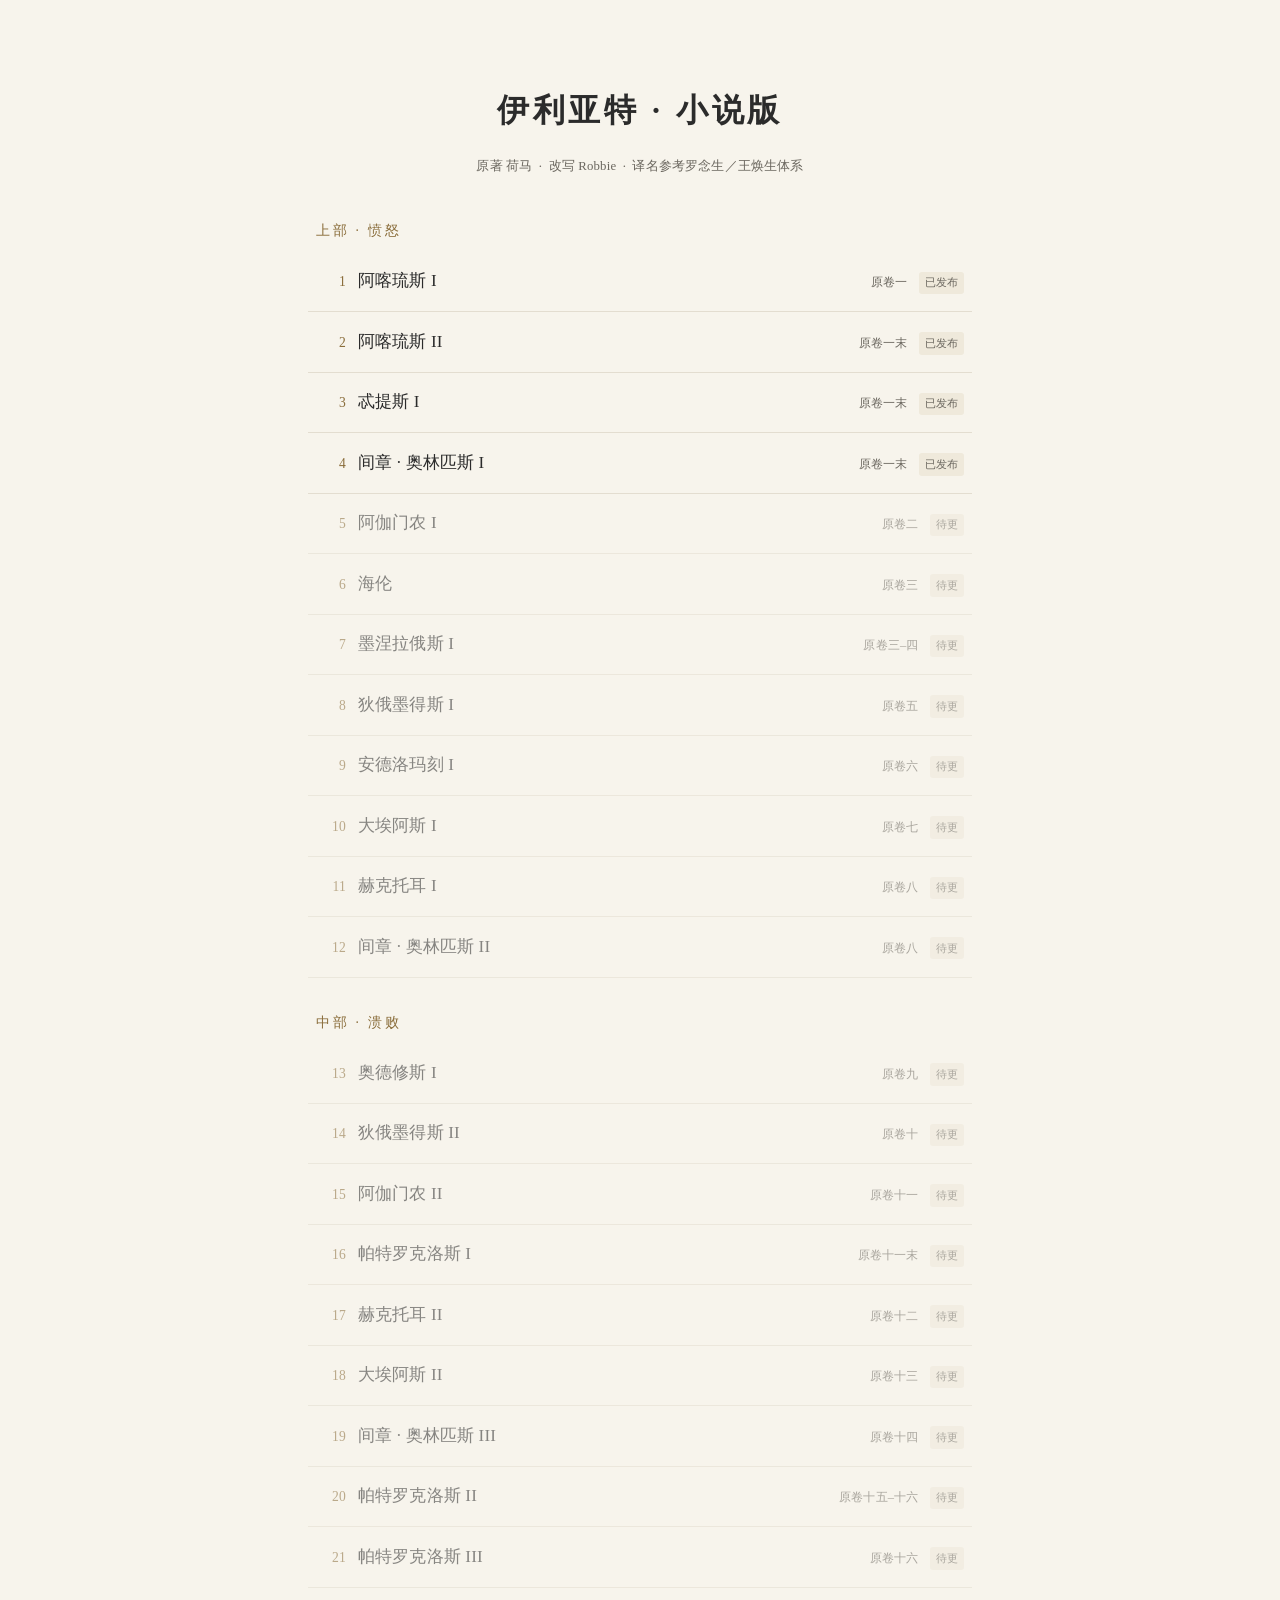
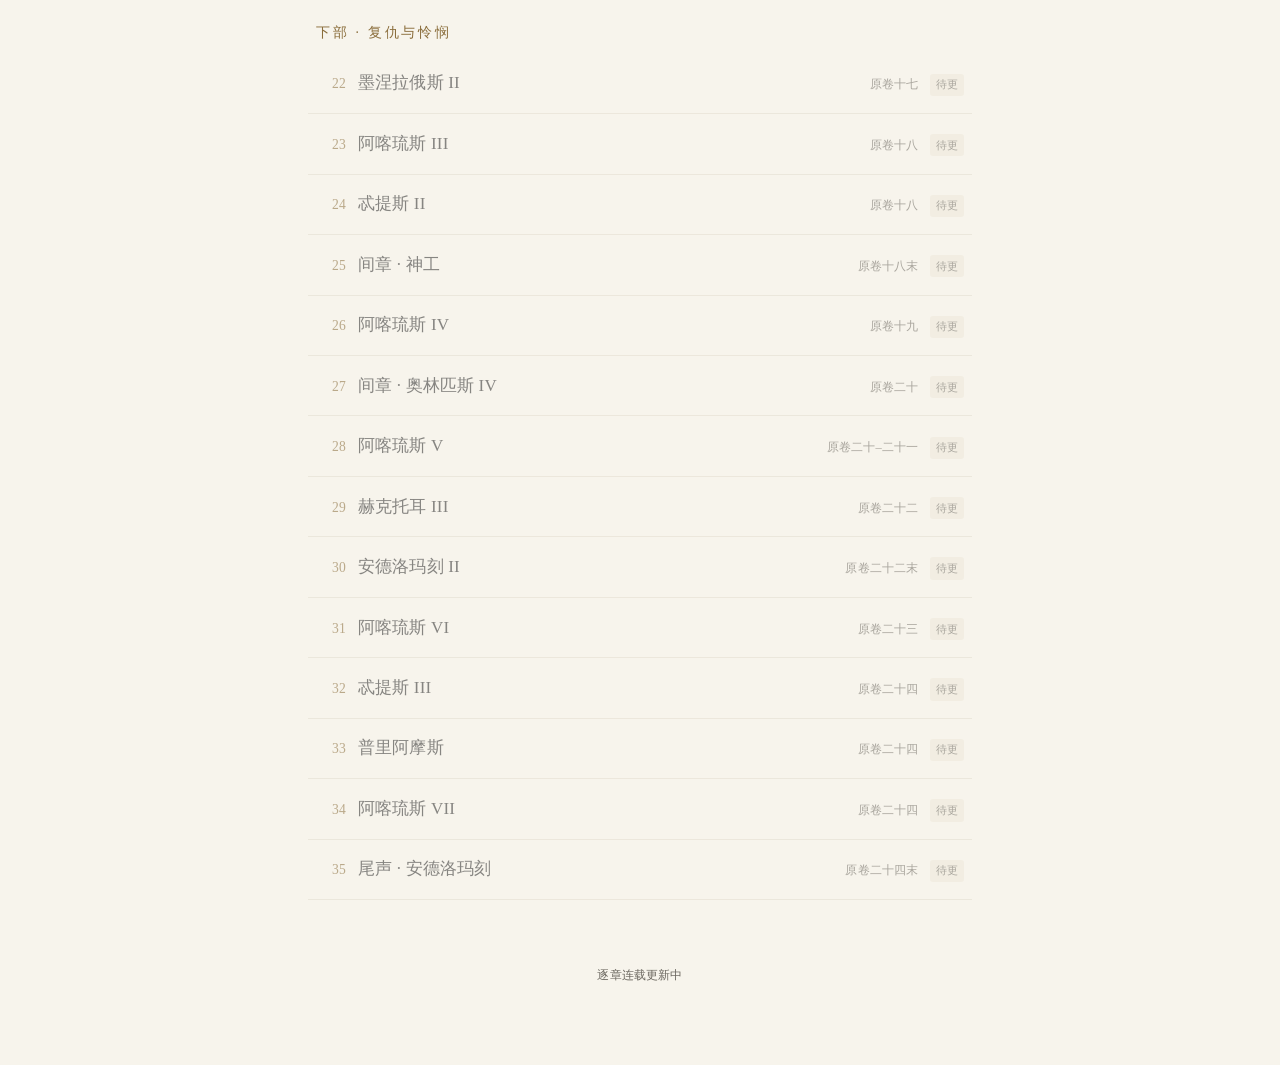
<file: index.html>
<!DOCTYPE html>
<html lang="zh-CN">
<head>
<meta charset="UTF-8">
<meta name="viewport" content="width=device-width, initial-scale=1.0">
<title>伊利亚特-小说版</title>
<meta name="description" content="荷马史诗《伊利亚特》的 POV 小说改写：忠于原著情节，以限知视角与冷峻叙事重述特洛伊战争第十年的五十一天。">
<link rel="stylesheet" href="assets/style.css">
</head>
<body>
<div class="wrap">

  <h1 class="book-title">伊利亚特 · 小说版</h1>
  <p class="book-meta">原著 荷马<span class="dot">·</span>改写 Robbie<span class="dot">·</span>译名参考罗念生／王焕生体系</p>

  <p class="toc-section">上部 · 愤怒</p>
  <ul class="toc">
    <a class="toc-item" href="chapters/ch01.html"><span class="toc-num">1</span><span class="toc-name">阿喀琉斯 I</span><span class="toc-vol">原卷一</span><span class="toc-badge">已发布</span></a>
    <a class="toc-item" href="chapters/ch02.html"><span class="toc-num">2</span><span class="toc-name">阿喀琉斯 II</span><span class="toc-vol">原卷一末</span><span class="toc-badge">已发布</span></a>
    <a class="toc-item" href="chapters/ch03.html"><span class="toc-num">3</span><span class="toc-name">忒提斯 I</span><span class="toc-vol">原卷一末</span><span class="toc-badge">已发布</span></a>
    <a class="toc-item" href="chapters/ch04.html"><span class="toc-num">4</span><span class="toc-name">间章 · 奥林匹斯 I</span><span class="toc-vol">原卷一末</span><span class="toc-badge">已发布</span></a>
    <li class="toc-item is-pending"><span class="toc-num">5</span><span class="toc-name">阿伽门农 I</span><span class="toc-vol">原卷二</span><span class="toc-badge">待更</span></li>
    <li class="toc-item is-pending"><span class="toc-num">6</span><span class="toc-name">海伦</span><span class="toc-vol">原卷三</span><span class="toc-badge">待更</span></li>
    <li class="toc-item is-pending"><span class="toc-num">7</span><span class="toc-name">墨涅拉俄斯 I</span><span class="toc-vol">原卷三–四</span><span class="toc-badge">待更</span></li>
    <li class="toc-item is-pending"><span class="toc-num">8</span><span class="toc-name">狄俄墨得斯 I</span><span class="toc-vol">原卷五</span><span class="toc-badge">待更</span></li>
    <li class="toc-item is-pending"><span class="toc-num">9</span><span class="toc-name">安德洛玛刻 I</span><span class="toc-vol">原卷六</span><span class="toc-badge">待更</span></li>
    <li class="toc-item is-pending"><span class="toc-num">10</span><span class="toc-name">大埃阿斯 I</span><span class="toc-vol">原卷七</span><span class="toc-badge">待更</span></li>
    <li class="toc-item is-pending"><span class="toc-num">11</span><span class="toc-name">赫克托耳 I</span><span class="toc-vol">原卷八</span><span class="toc-badge">待更</span></li>
    <li class="toc-item is-pending"><span class="toc-num">12</span><span class="toc-name">间章 · 奥林匹斯 II</span><span class="toc-vol">原卷八</span><span class="toc-badge">待更</span></li>
  </ul>

  <p class="toc-section">中部 · 溃败</p>
  <ul class="toc">
    <li class="toc-item is-pending"><span class="toc-num">13</span><span class="toc-name">奥德修斯 I</span><span class="toc-vol">原卷九</span><span class="toc-badge">待更</span></li>
    <li class="toc-item is-pending"><span class="toc-num">14</span><span class="toc-name">狄俄墨得斯 II</span><span class="toc-vol">原卷十</span><span class="toc-badge">待更</span></li>
    <li class="toc-item is-pending"><span class="toc-num">15</span><span class="toc-name">阿伽门农 II</span><span class="toc-vol">原卷十一</span><span class="toc-badge">待更</span></li>
    <li class="toc-item is-pending"><span class="toc-num">16</span><span class="toc-name">帕特罗克洛斯 I</span><span class="toc-vol">原卷十一末</span><span class="toc-badge">待更</span></li>
    <li class="toc-item is-pending"><span class="toc-num">17</span><span class="toc-name">赫克托耳 II</span><span class="toc-vol">原卷十二</span><span class="toc-badge">待更</span></li>
    <li class="toc-item is-pending"><span class="toc-num">18</span><span class="toc-name">大埃阿斯 II</span><span class="toc-vol">原卷十三</span><span class="toc-badge">待更</span></li>
    <li class="toc-item is-pending"><span class="toc-num">19</span><span class="toc-name">间章 · 奥林匹斯 III</span><span class="toc-vol">原卷十四</span><span class="toc-badge">待更</span></li>
    <li class="toc-item is-pending"><span class="toc-num">20</span><span class="toc-name">帕特罗克洛斯 II</span><span class="toc-vol">原卷十五–十六</span><span class="toc-badge">待更</span></li>
    <li class="toc-item is-pending"><span class="toc-num">21</span><span class="toc-name">帕特罗克洛斯 III</span><span class="toc-vol">原卷十六</span><span class="toc-badge">待更</span></li>
  </ul>

  <p class="toc-section">下部 · 复仇与怜悯</p>
  <ul class="toc">
    <li class="toc-item is-pending"><span class="toc-num">22</span><span class="toc-name">墨涅拉俄斯 II</span><span class="toc-vol">原卷十七</span><span class="toc-badge">待更</span></li>
    <li class="toc-item is-pending"><span class="toc-num">23</span><span class="toc-name">阿喀琉斯 III</span><span class="toc-vol">原卷十八</span><span class="toc-badge">待更</span></li>
    <li class="toc-item is-pending"><span class="toc-num">24</span><span class="toc-name">忒提斯 II</span><span class="toc-vol">原卷十八</span><span class="toc-badge">待更</span></li>
    <li class="toc-item is-pending"><span class="toc-num">25</span><span class="toc-name">间章 · 神工</span><span class="toc-vol">原卷十八末</span><span class="toc-badge">待更</span></li>
    <li class="toc-item is-pending"><span class="toc-num">26</span><span class="toc-name">阿喀琉斯 IV</span><span class="toc-vol">原卷十九</span><span class="toc-badge">待更</span></li>
    <li class="toc-item is-pending"><span class="toc-num">27</span><span class="toc-name">间章 · 奥林匹斯 IV</span><span class="toc-vol">原卷二十</span><span class="toc-badge">待更</span></li>
    <li class="toc-item is-pending"><span class="toc-num">28</span><span class="toc-name">阿喀琉斯 V</span><span class="toc-vol">原卷二十–二十一</span><span class="toc-badge">待更</span></li>
    <li class="toc-item is-pending"><span class="toc-num">29</span><span class="toc-name">赫克托耳 III</span><span class="toc-vol">原卷二十二</span><span class="toc-badge">待更</span></li>
    <li class="toc-item is-pending"><span class="toc-num">30</span><span class="toc-name">安德洛玛刻 II</span><span class="toc-vol">原卷二十二末</span><span class="toc-badge">待更</span></li>
    <li class="toc-item is-pending"><span class="toc-num">31</span><span class="toc-name">阿喀琉斯 VI</span><span class="toc-vol">原卷二十三</span><span class="toc-badge">待更</span></li>
    <li class="toc-item is-pending"><span class="toc-num">32</span><span class="toc-name">忒提斯 III</span><span class="toc-vol">原卷二十四</span><span class="toc-badge">待更</span></li>
    <li class="toc-item is-pending"><span class="toc-num">33</span><span class="toc-name">普里阿摩斯</span><span class="toc-vol">原卷二十四</span><span class="toc-badge">待更</span></li>
    <li class="toc-item is-pending"><span class="toc-num">34</span><span class="toc-name">阿喀琉斯 VII</span><span class="toc-vol">原卷二十四</span><span class="toc-badge">待更</span></li>
    <li class="toc-item is-pending"><span class="toc-num">35</span><span class="toc-name">尾声 · 安德洛玛刻</span><span class="toc-vol">原卷二十四末</span><span class="toc-badge">待更</span></li>
  </ul>

  <p class="colophon">逐章连载更新中</p>

</div>
</body>
</html>
</file>
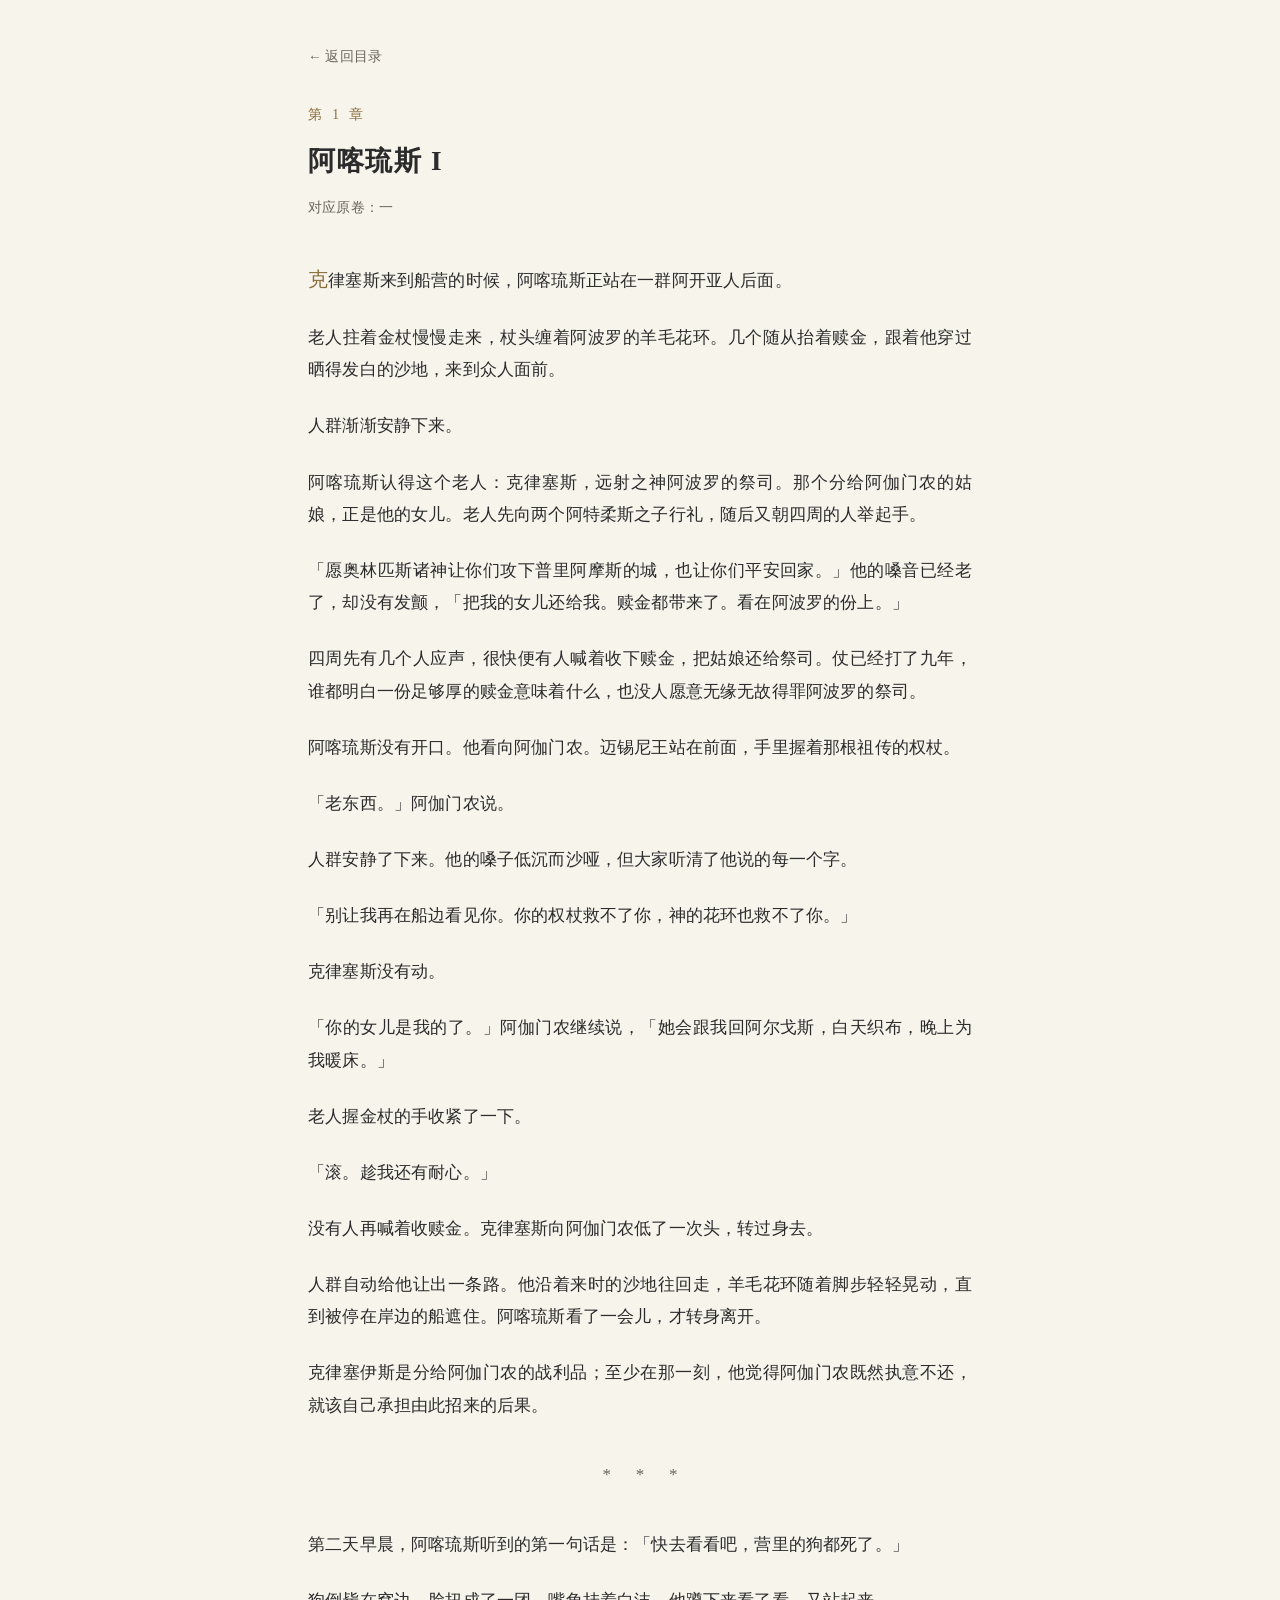
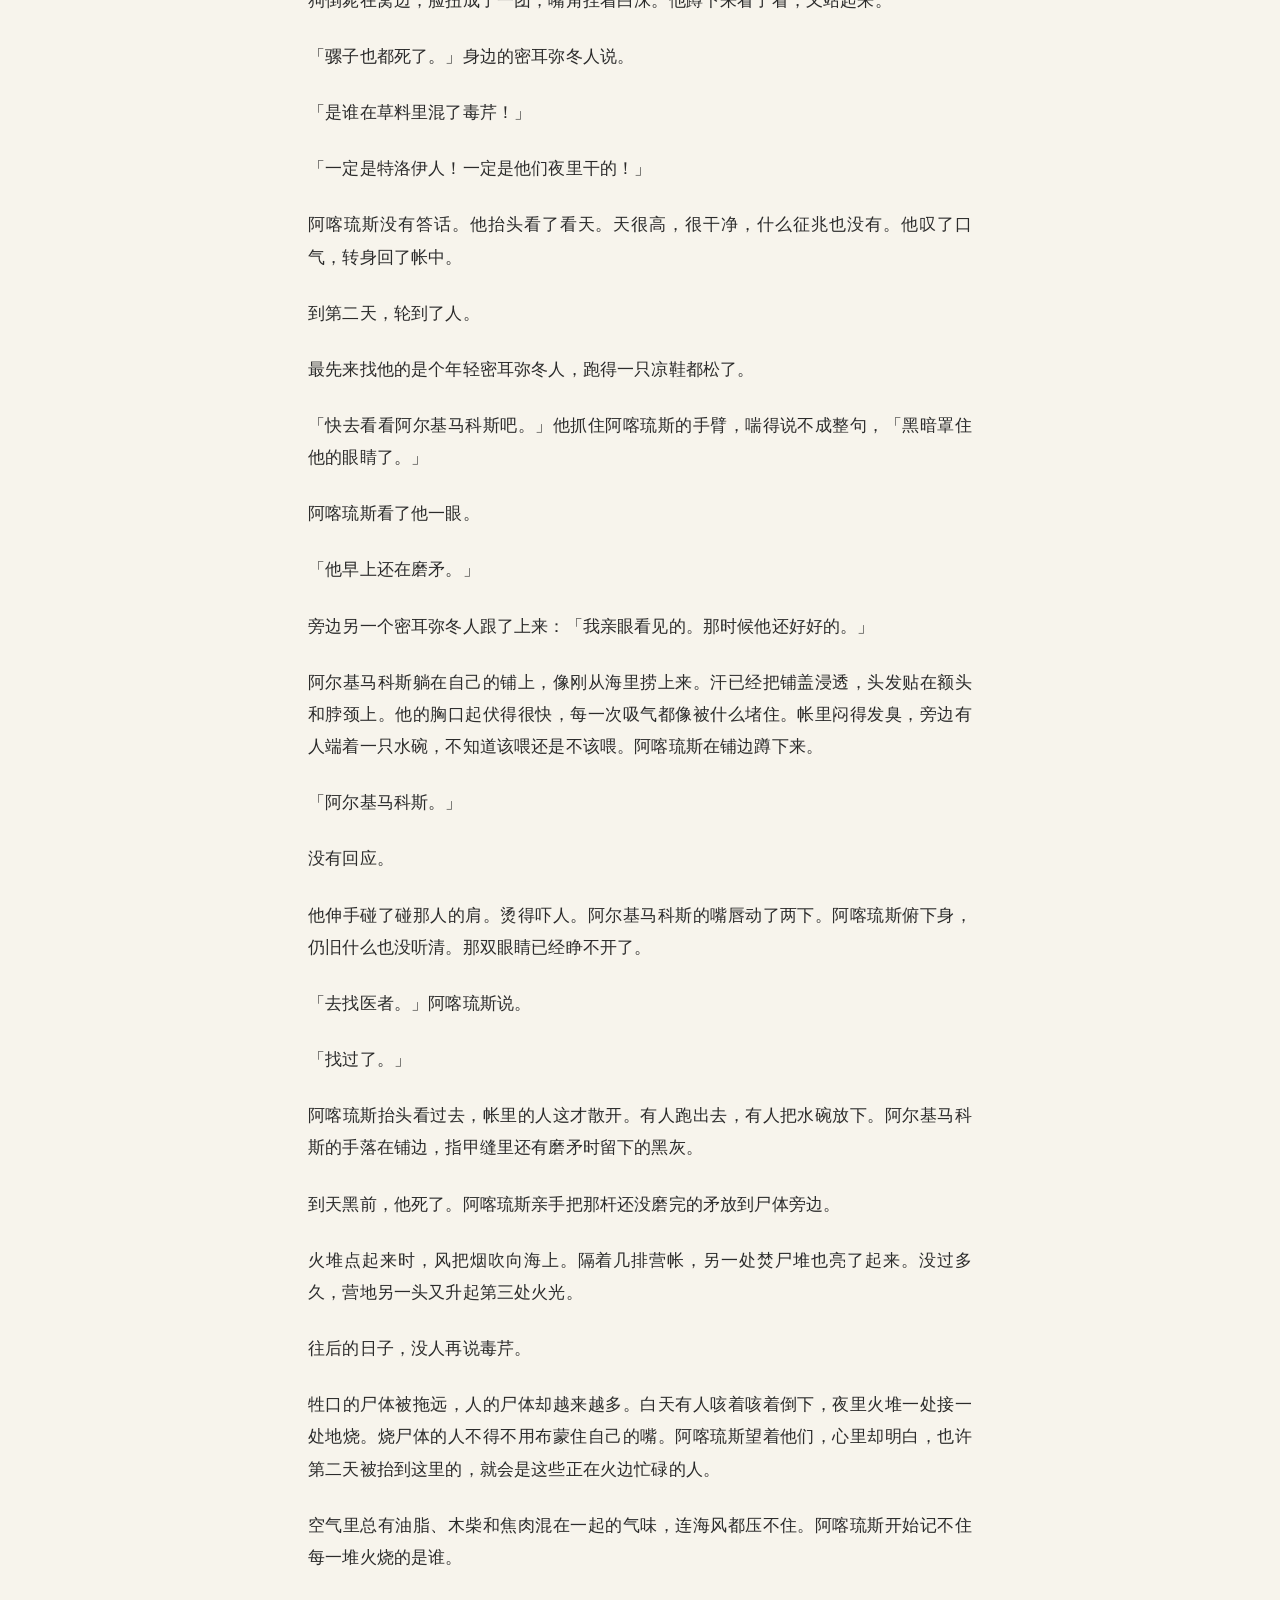
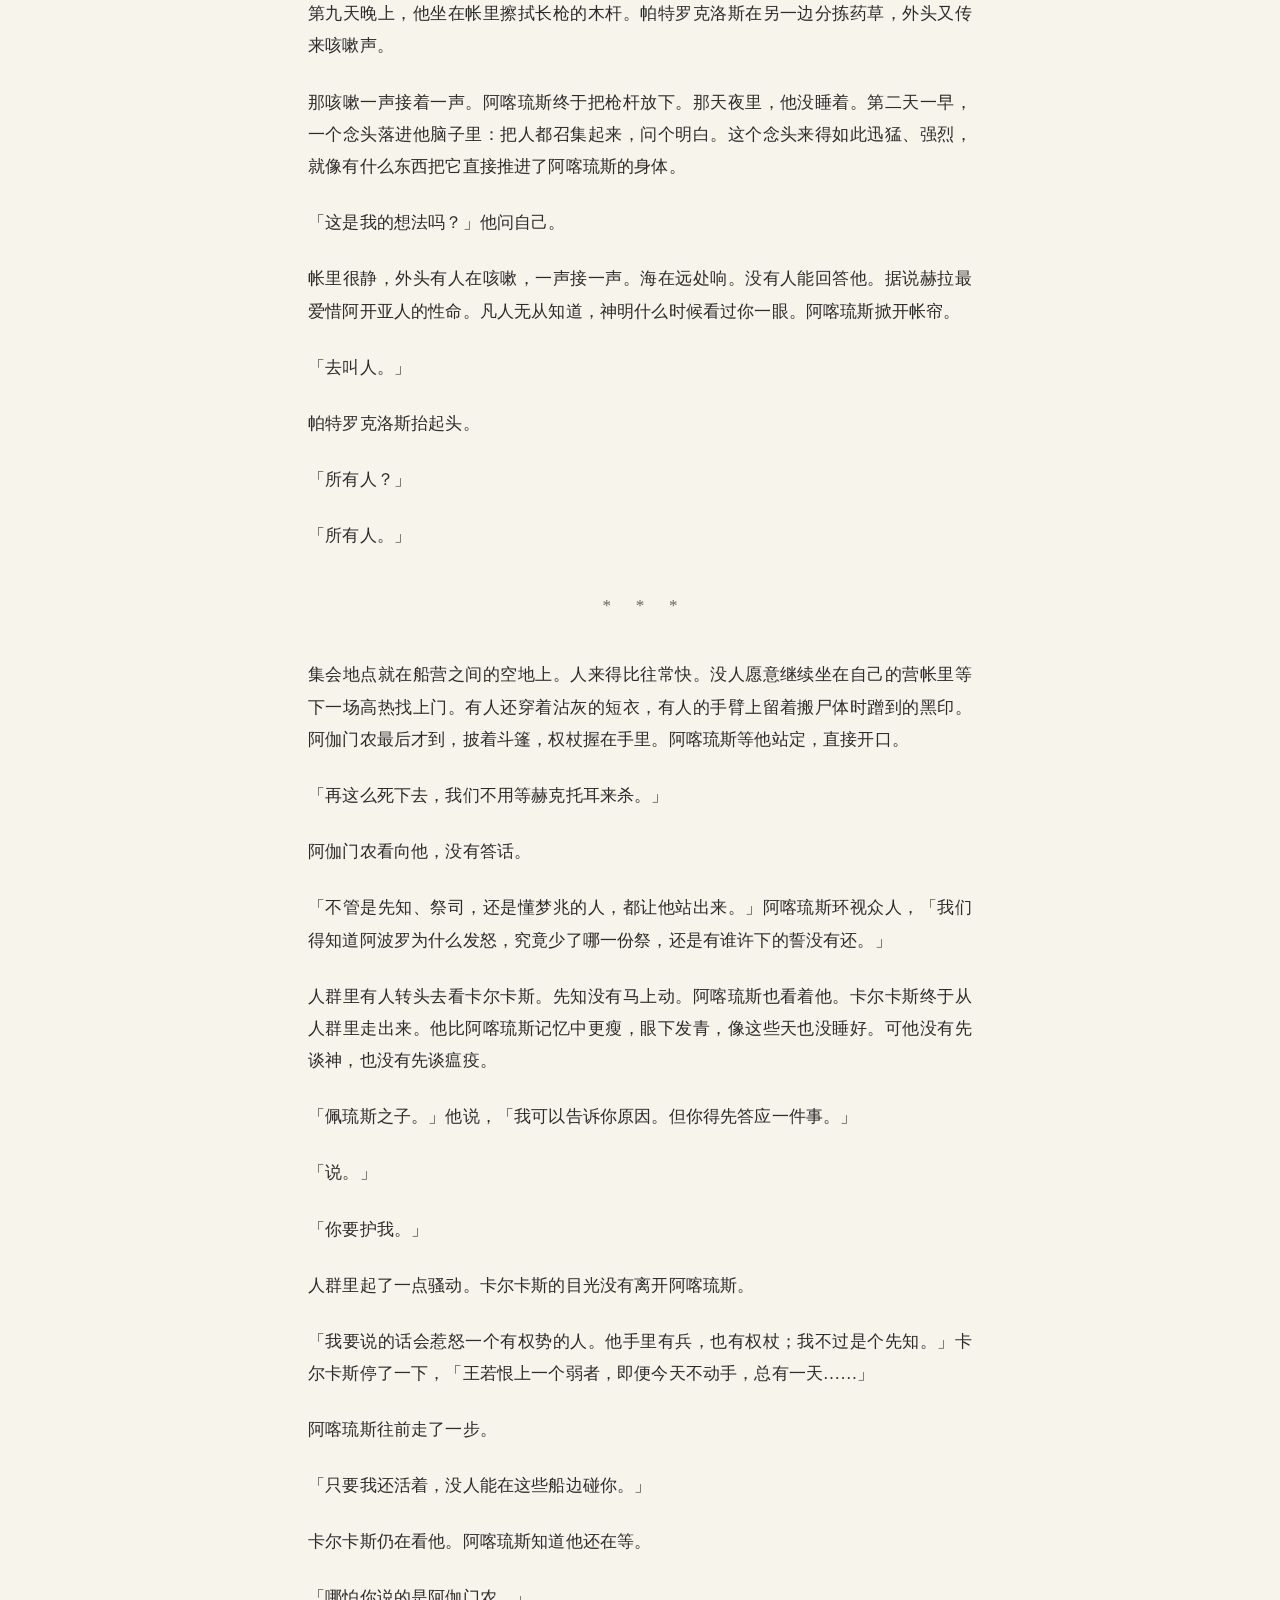
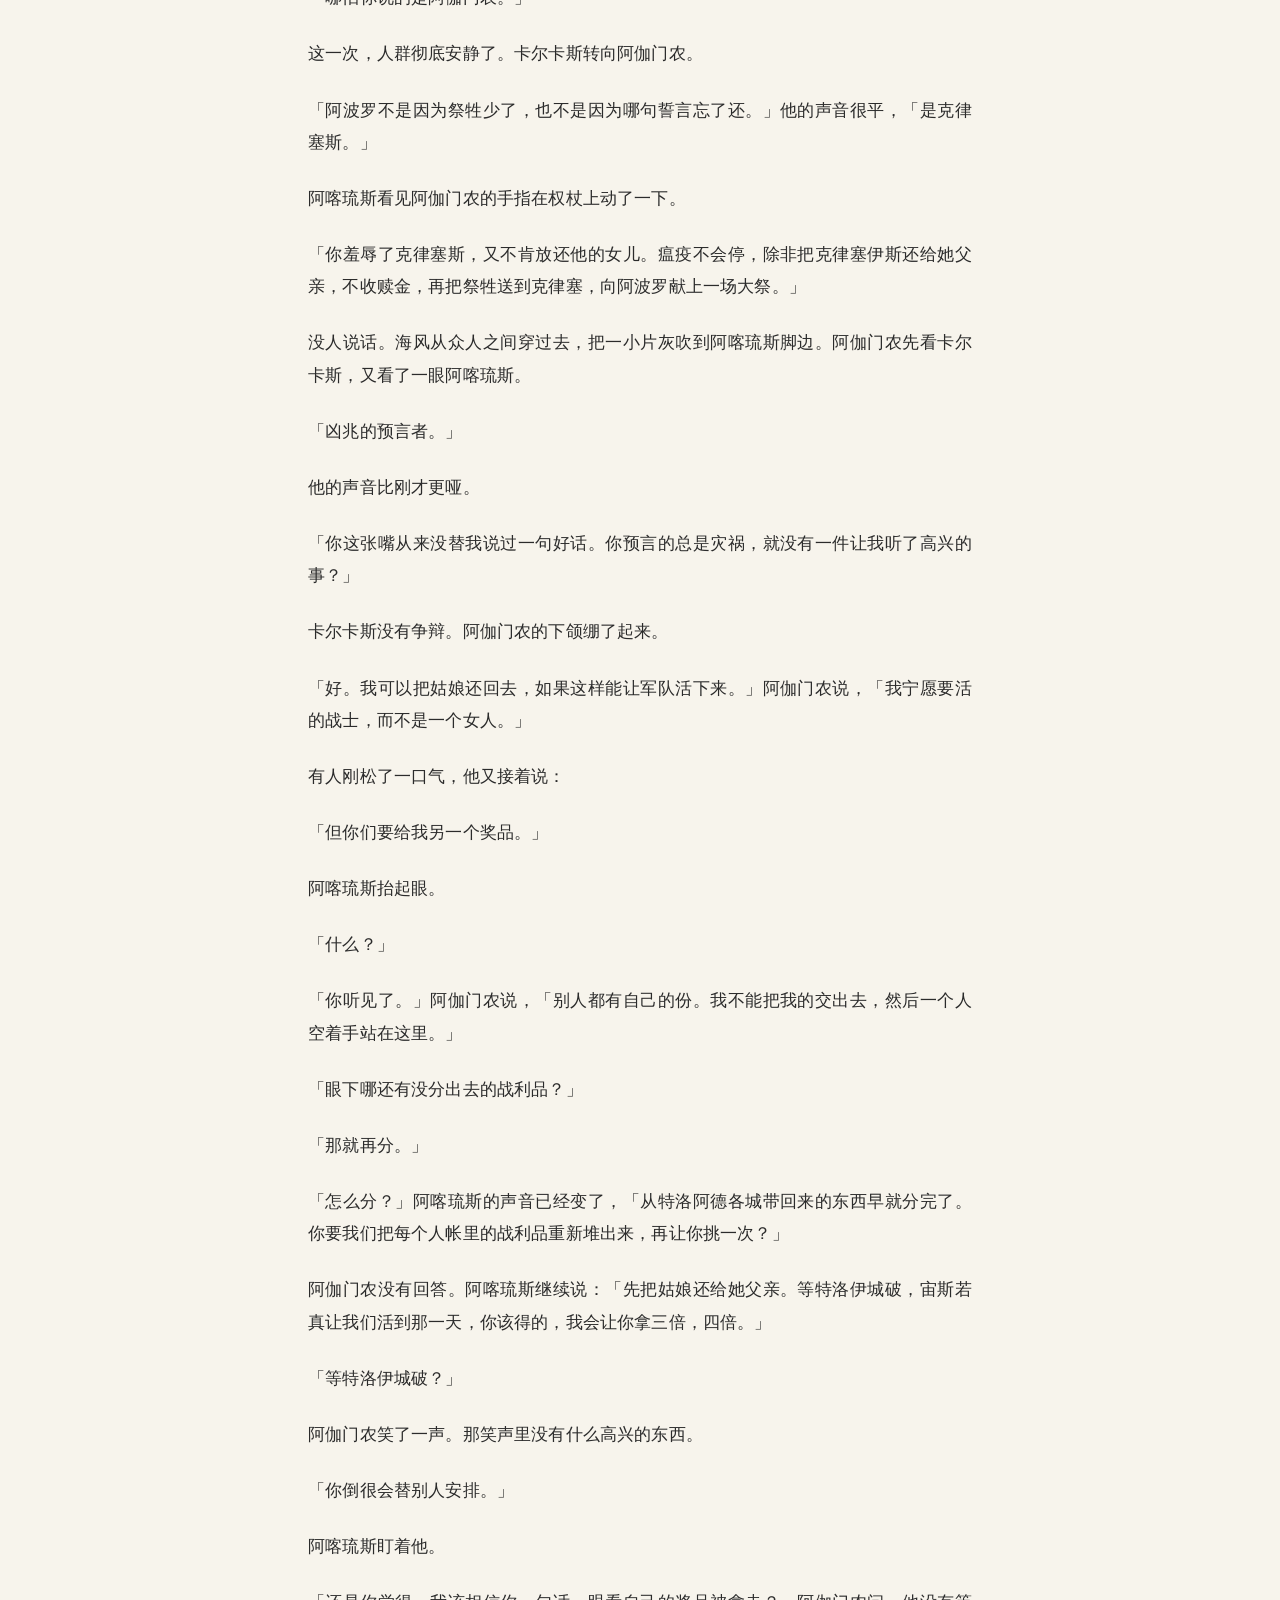
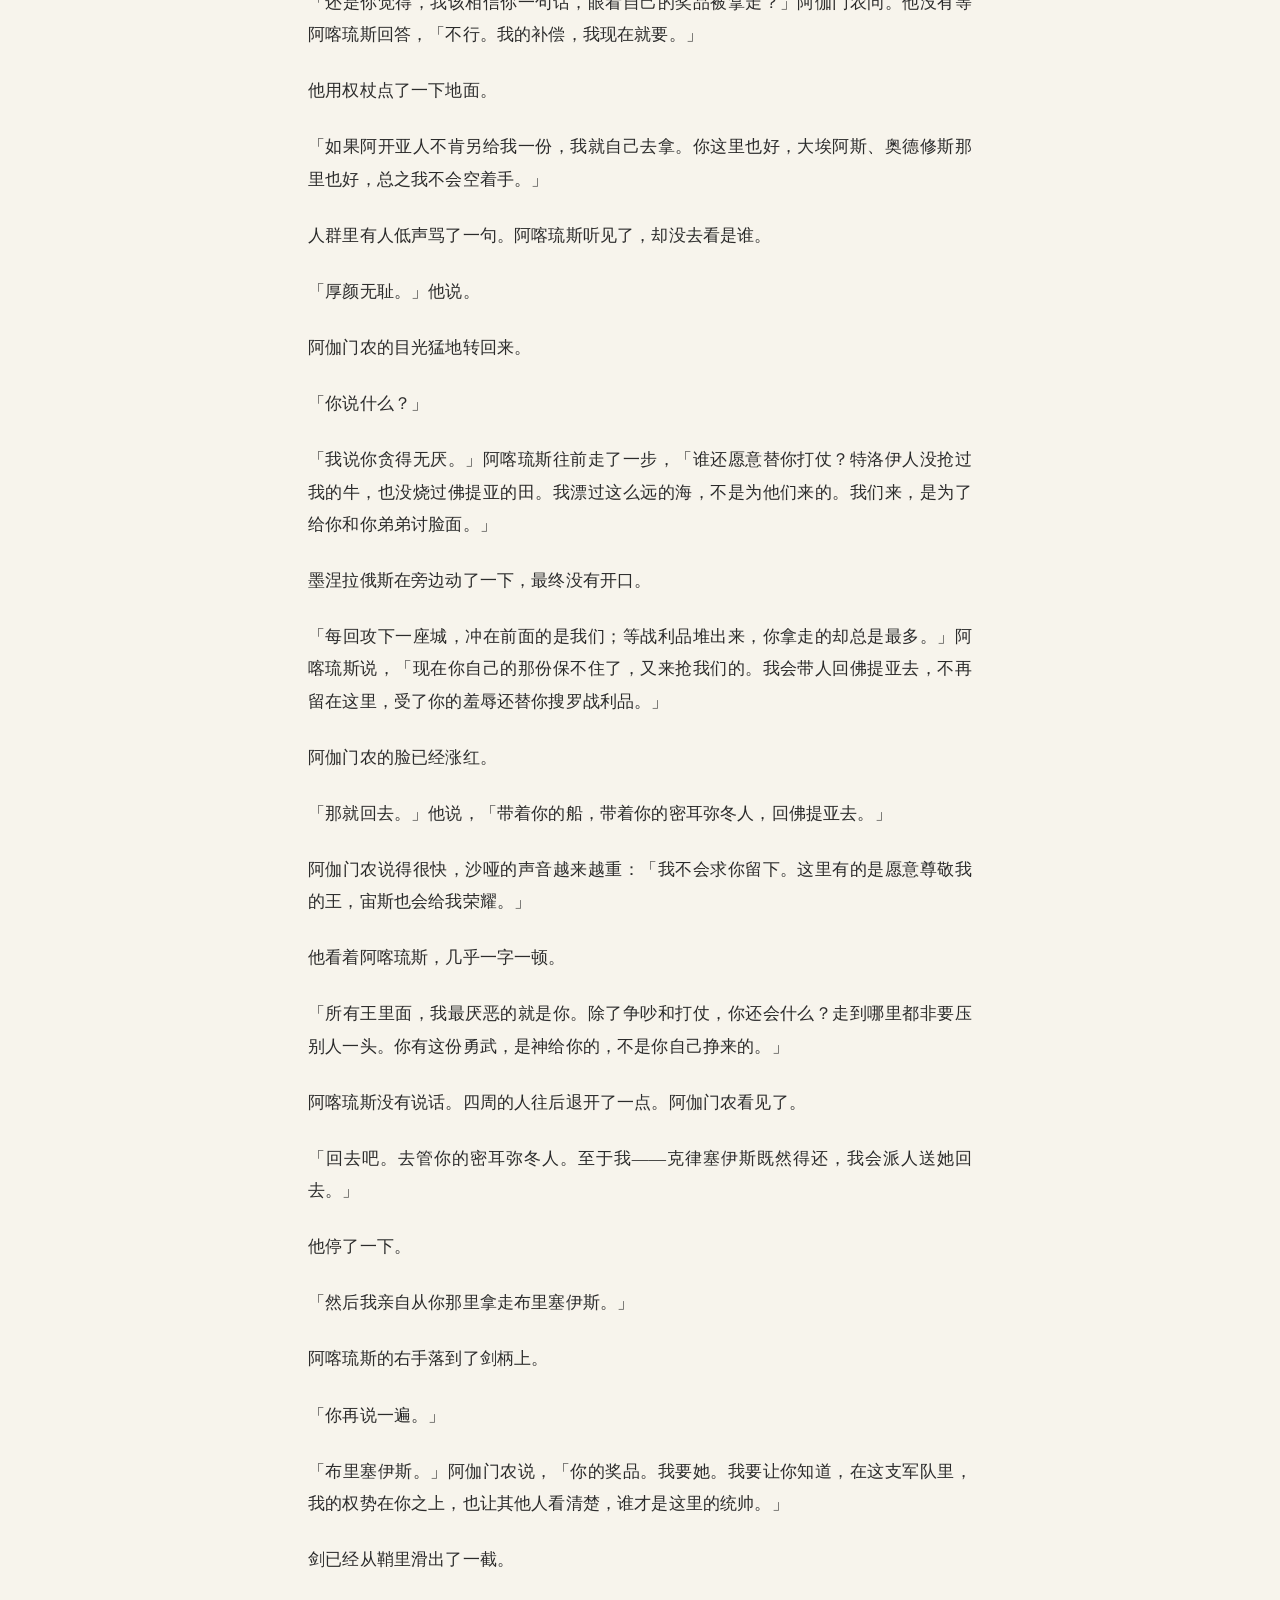
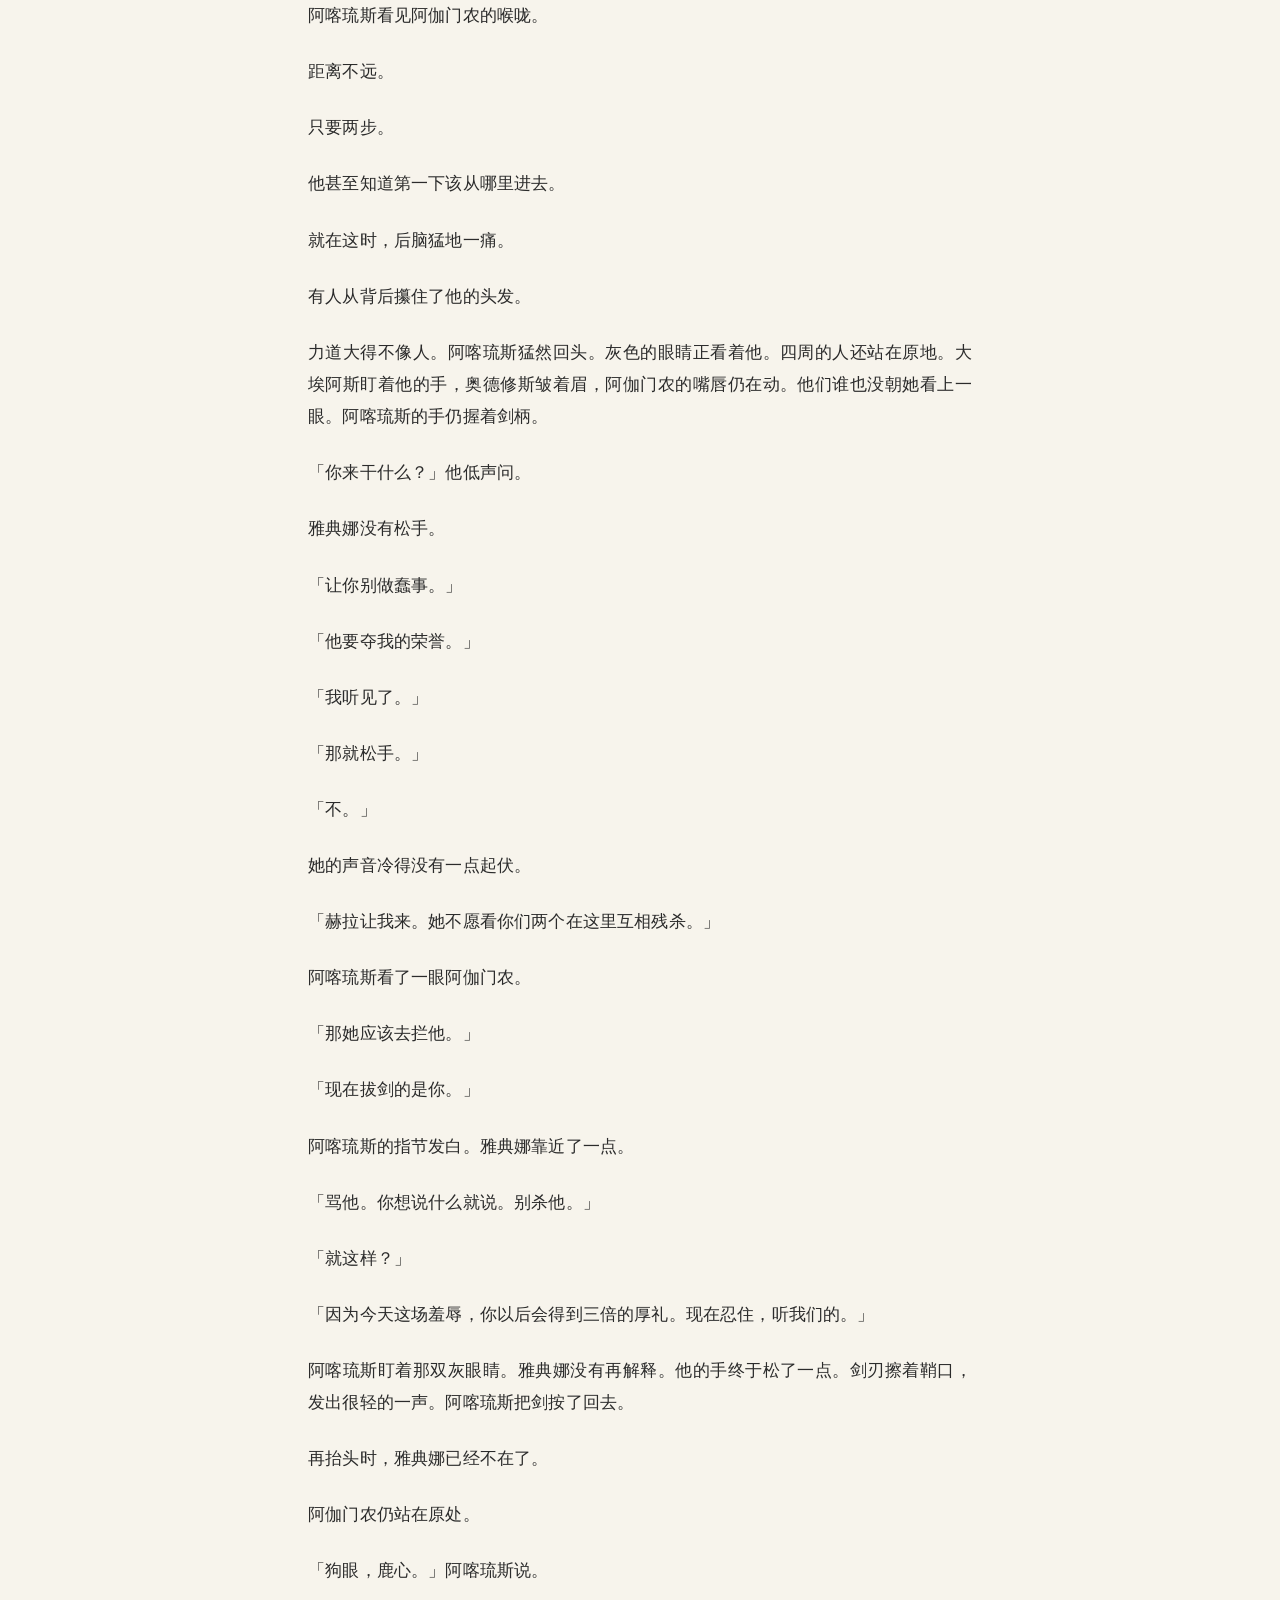
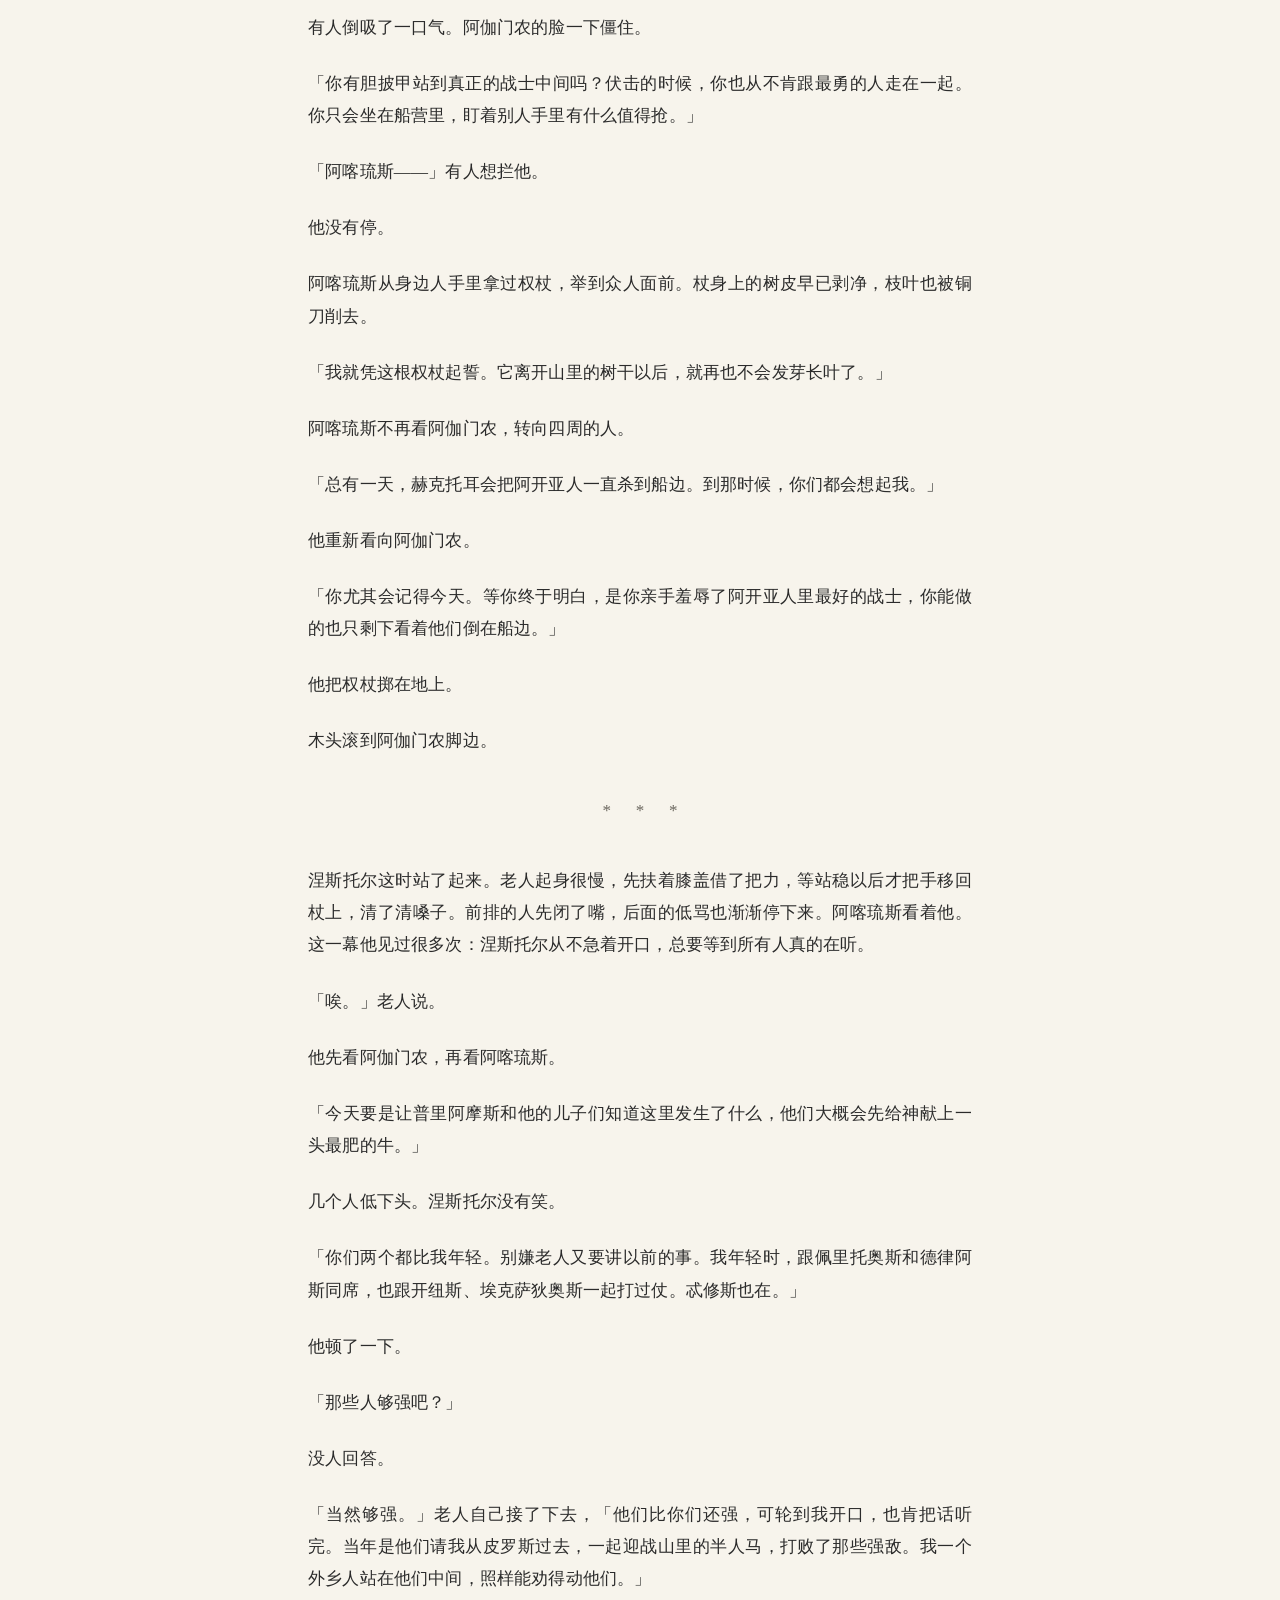
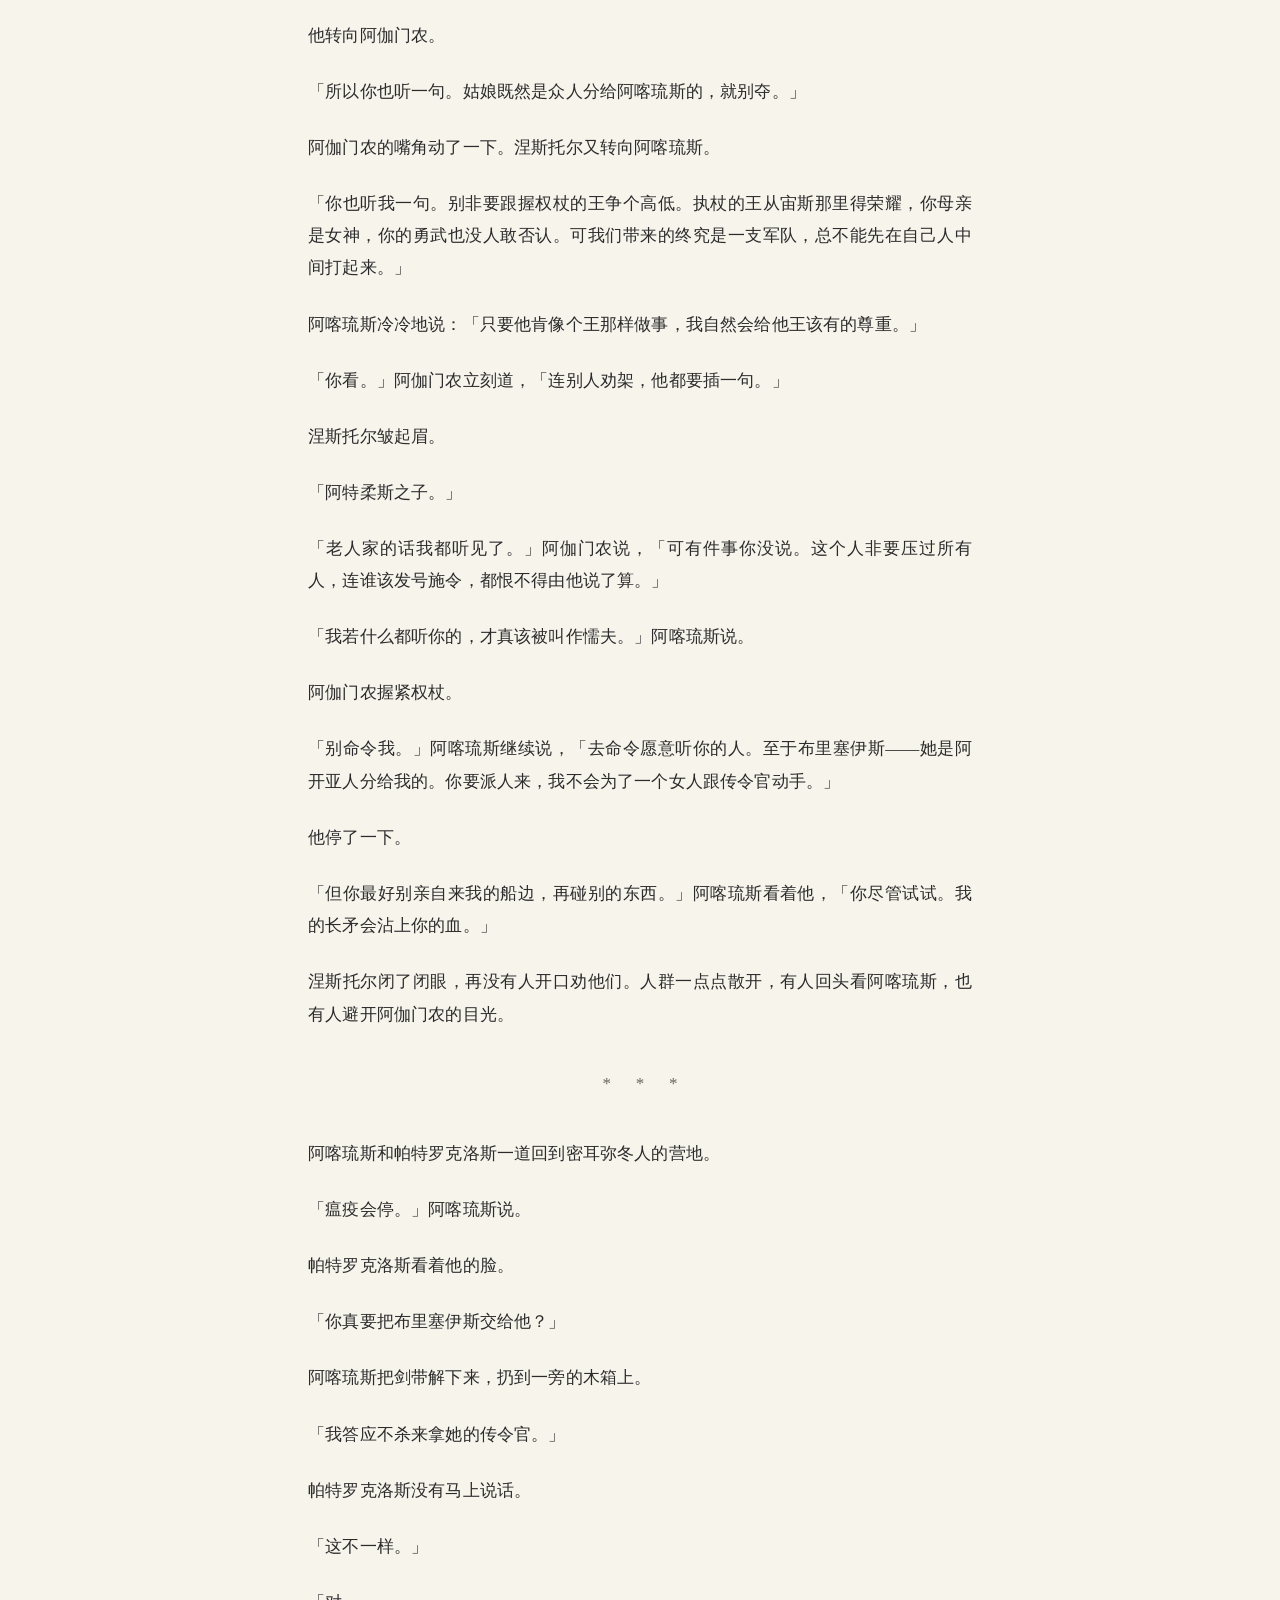
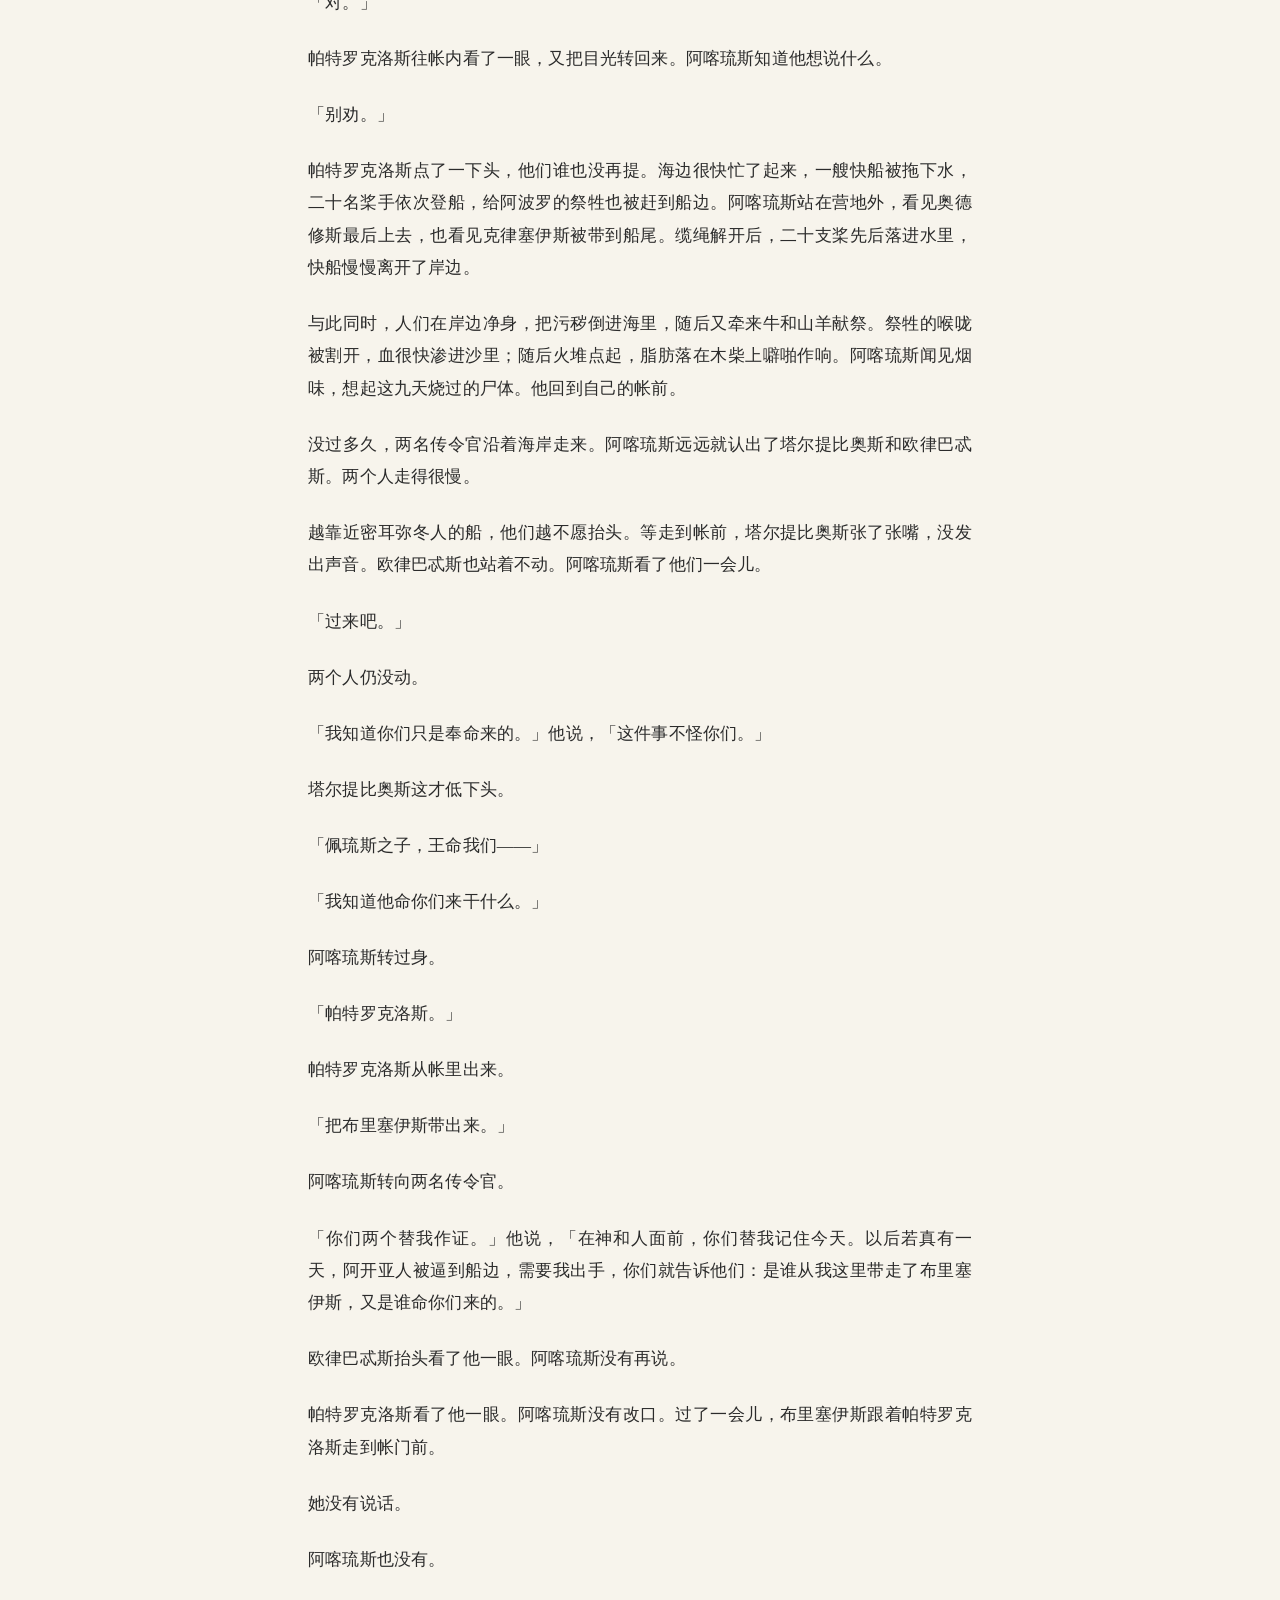
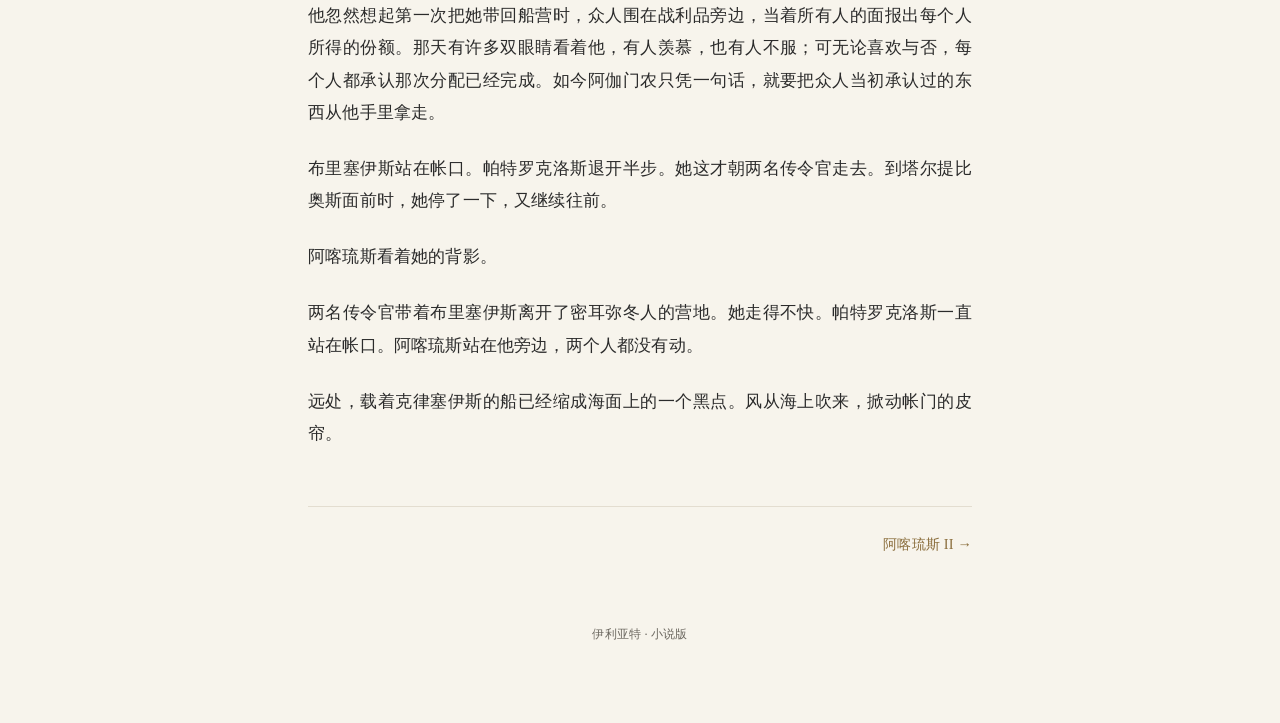
<file: chapters/ch01.html>
<!DOCTYPE html>
<html lang="zh-CN">
<head>
<meta charset="UTF-8">
<meta name="viewport" content="width=device-width, initial-scale=1.0">
<title>第 1 章 · 阿喀琉斯 I | 伊利亚特-小说版</title>
<meta name="description" content="克律塞斯来到船营的时候，阿喀琉斯正站在一群阿开亚人后面。……">
<link rel="stylesheet" href="../assets/style.css">
</head>
<body>
<div class="wrap">

  <header class="chapter-head">
    <a class="back-link" href="../index.html">&larr; 返回目录</a>
    <p class="chapter-kicker">第 1 章</p>
    <h1 class="chapter-title">阿喀琉斯 I</h1>
    <p class="chapter-vol">对应原卷：一</p>
  </header>

  <article class="chapter-body">
    <p>克律塞斯来到船营的时候，阿喀琉斯正站在一群阿开亚人后面。</p>
    <p>老人拄着金杖慢慢走来，杖头缠着阿波罗的羊毛花环。几个随从抬着赎金，跟着他穿过晒得发白的沙地，来到众人面前。</p>
    <p>人群渐渐安静下来。</p>
    <p>阿喀琉斯认得这个老人：克律塞斯，远射之神阿波罗的祭司。那个分给阿伽门农的姑娘，正是他的女儿。老人先向两个阿特柔斯之子行礼，随后又朝四周的人举起手。</p>
    <p>「愿奥林匹斯诸神让你们攻下普里阿摩斯的城，也让你们平安回家。」他的嗓音已经老了，却没有发颤，「把我的女儿还给我。赎金都带来了。看在阿波罗的份上。」</p>
    <p>四周先有几个人应声，很快便有人喊着收下赎金，把姑娘还给祭司。仗已经打了九年，谁都明白一份足够厚的赎金意味着什么，也没人愿意无缘无故得罪阿波罗的祭司。</p>
    <p>阿喀琉斯没有开口。他看向阿伽门农。迈锡尼王站在前面，手里握着那根祖传的权杖。</p>
    <p>「老东西。」阿伽门农说。</p>
    <p>人群安静了下来。他的嗓子低沉而沙哑，但大家听清了他说的每一个字。</p>
    <p>「别让我再在船边看见你。你的权杖救不了你，神的花环也救不了你。」</p>
    <p>克律塞斯没有动。</p>
    <p>「你的女儿是我的了。」阿伽门农继续说，「她会跟我回阿尔戈斯，白天织布，晚上为我暖床。」</p>
    <p>老人握金杖的手收紧了一下。</p>
    <p>「滚。趁我还有耐心。」</p>
    <p>没有人再喊着收赎金。克律塞斯向阿伽门农低了一次头，转过身去。</p>
    <p>人群自动给他让出一条路。他沿着来时的沙地往回走，羊毛花环随着脚步轻轻晃动，直到被停在岸边的船遮住。阿喀琉斯看了一会儿，才转身离开。</p>
    <p>克律塞伊斯是分给阿伽门农的战利品；至少在那一刻，他觉得阿伽门农既然执意不还，就该自己承担由此招来的后果。</p>
    <div class="scene-break">* * *</div>
    <p>第二天早晨，阿喀琉斯听到的第一句话是：「快去看看吧，营里的狗都死了。」</p>
    <p>狗倒毙在窝边，脸扭成了一团，嘴角挂着白沫。他蹲下来看了看，又站起来。</p>
    <p>「骡子也都死了。」身边的密耳弥冬人说。</p>
    <p>「是谁在草料里混了毒芹！」</p>
    <p>「一定是特洛伊人！一定是他们夜里干的！」</p>
    <p>阿喀琉斯没有答话。他抬头看了看天。天很高，很干净，什么征兆也没有。他叹了口气，转身回了帐中。</p>
    <p>到第二天，轮到了人。</p>
    <p>最先来找他的是个年轻密耳弥冬人，跑得一只凉鞋都松了。</p>
    <p>「快去看看阿尔基马科斯吧。」他抓住阿喀琉斯的手臂，喘得说不成整句，「黑暗罩住他的眼睛了。」</p>
    <p>阿喀琉斯看了他一眼。</p>
    <p>「他早上还在磨矛。」</p>
    <p>旁边另一个密耳弥冬人跟了上来：「我亲眼看见的。那时候他还好好的。」</p>
    <p>阿尔基马科斯躺在自己的铺上，像刚从海里捞上来。汗已经把铺盖浸透，头发贴在额头和脖颈上。他的胸口起伏得很快，每一次吸气都像被什么堵住。帐里闷得发臭，旁边有人端着一只水碗，不知道该喂还是不该喂。阿喀琉斯在铺边蹲下来。</p>
    <p>「阿尔基马科斯。」</p>
    <p>没有回应。</p>
    <p>他伸手碰了碰那人的肩。烫得吓人。阿尔基马科斯的嘴唇动了两下。阿喀琉斯俯下身，仍旧什么也没听清。那双眼睛已经睁不开了。</p>
    <p>「去找医者。」阿喀琉斯说。</p>
    <p>「找过了。」</p>
    <p>阿喀琉斯抬头看过去，帐里的人这才散开。有人跑出去，有人把水碗放下。阿尔基马科斯的手落在铺边，指甲缝里还有磨矛时留下的黑灰。</p>
    <p>到天黑前，他死了。阿喀琉斯亲手把那杆还没磨完的矛放到尸体旁边。</p>
    <p>火堆点起来时，风把烟吹向海上。隔着几排营帐，另一处焚尸堆也亮了起来。没过多久，营地另一头又升起第三处火光。</p>
    <p>往后的日子，没人再说毒芹。</p>
    <p>牲口的尸体被拖远，人的尸体却越来越多。白天有人咳着咳着倒下，夜里火堆一处接一处地烧。烧尸体的人不得不用布蒙住自己的嘴。阿喀琉斯望着他们，心里却明白，也许第二天被抬到这里的，就会是这些正在火边忙碌的人。</p>
    <p>空气里总有油脂、木柴和焦肉混在一起的气味，连海风都压不住。阿喀琉斯开始记不住每一堆火烧的是谁。</p>
    <p>第九天晚上，他坐在帐里擦拭长枪的木杆。帕特罗克洛斯在另一边分拣药草，外头又传来咳嗽声。</p>
    <p>那咳嗽一声接着一声。阿喀琉斯终于把枪杆放下。那天夜里，他没睡着。第二天一早，一个念头落进他脑子里：把人都召集起来，问个明白。这个念头来得如此迅猛、强烈，就像有什么东西把它直接推进了阿喀琉斯的身体。</p>
    <p>「这是我的想法吗？」他问自己。</p>
    <p>帐里很静，外头有人在咳嗽，一声接一声。海在远处响。没有人能回答他。据说赫拉最爱惜阿开亚人的性命。凡人无从知道，神明什么时候看过你一眼。阿喀琉斯掀开帐帘。</p>
    <p>「去叫人。」</p>
    <p>帕特罗克洛斯抬起头。</p>
    <p>「所有人？」</p>
    <p>「所有人。」</p>
    <div class="scene-break">* * *</div>
    <p>集会地点就在船营之间的空地上。人来得比往常快。没人愿意继续坐在自己的营帐里等下一场高热找上门。有人还穿着沾灰的短衣，有人的手臂上留着搬尸体时蹭到的黑印。阿伽门农最后才到，披着斗篷，权杖握在手里。阿喀琉斯等他站定，直接开口。</p>
    <p>「再这么死下去，我们不用等赫克托耳来杀。」</p>
    <p>阿伽门农看向他，没有答话。</p>
    <p>「不管是先知、祭司，还是懂梦兆的人，都让他站出来。」阿喀琉斯环视众人，「我们得知道阿波罗为什么发怒，究竟少了哪一份祭，还是有谁许下的誓没有还。」</p>
    <p>人群里有人转头去看卡尔卡斯。先知没有马上动。阿喀琉斯也看着他。卡尔卡斯终于从人群里走出来。他比阿喀琉斯记忆中更瘦，眼下发青，像这些天也没睡好。可他没有先谈神，也没有先谈瘟疫。</p>
    <p>「佩琉斯之子。」他说，「我可以告诉你原因。但你得先答应一件事。」</p>
    <p>「说。」</p>
    <p>「你要护我。」</p>
    <p>人群里起了一点骚动。卡尔卡斯的目光没有离开阿喀琉斯。</p>
    <p>「我要说的话会惹怒一个有权势的人。他手里有兵，也有权杖；我不过是个先知。」卡尔卡斯停了一下，「王若恨上一个弱者，即便今天不动手，总有一天……」</p>
    <p>阿喀琉斯往前走了一步。</p>
    <p>「只要我还活着，没人能在这些船边碰你。」</p>
    <p>卡尔卡斯仍在看他。阿喀琉斯知道他还在等。</p>
    <p>「哪怕你说的是阿伽门农。」</p>
    <p>这一次，人群彻底安静了。卡尔卡斯转向阿伽门农。</p>
    <p>「阿波罗不是因为祭牲少了，也不是因为哪句誓言忘了还。」他的声音很平，「是克律塞斯。」</p>
    <p>阿喀琉斯看见阿伽门农的手指在权杖上动了一下。</p>
    <p>「你羞辱了克律塞斯，又不肯放还他的女儿。瘟疫不会停，除非把克律塞伊斯还给她父亲，不收赎金，再把祭牲送到克律塞，向阿波罗献上一场大祭。」</p>
    <p>没人说话。海风从众人之间穿过去，把一小片灰吹到阿喀琉斯脚边。阿伽门农先看卡尔卡斯，又看了一眼阿喀琉斯。</p>
    <p>「凶兆的预言者。」</p>
    <p>他的声音比刚才更哑。</p>
    <p>「你这张嘴从来没替我说过一句好话。你预言的总是灾祸，就没有一件让我听了高兴的事？」</p>
    <p>卡尔卡斯没有争辩。阿伽门农的下颌绷了起来。</p>
    <p>「好。我可以把姑娘还回去，如果这样能让军队活下来。」阿伽门农说，「我宁愿要活的战士，而不是一个女人。」</p>
    <p>有人刚松了一口气，他又接着说：</p>
    <p>「但你们要给我另一个奖品。」</p>
    <p>阿喀琉斯抬起眼。</p>
    <p>「什么？」</p>
    <p>「你听见了。」阿伽门农说，「别人都有自己的份。我不能把我的交出去，然后一个人空着手站在这里。」</p>
    <p>「眼下哪还有没分出去的战利品？」</p>
    <p>「那就再分。」</p>
    <p>「怎么分？」阿喀琉斯的声音已经变了，「从特洛阿德各城带回来的东西早就分完了。你要我们把每个人帐里的战利品重新堆出来，再让你挑一次？」</p>
    <p>阿伽门农没有回答。阿喀琉斯继续说：「先把姑娘还给她父亲。等特洛伊城破，宙斯若真让我们活到那一天，你该得的，我会让你拿三倍，四倍。」</p>
    <p>「等特洛伊城破？」</p>
    <p>阿伽门农笑了一声。那笑声里没有什么高兴的东西。</p>
    <p>「你倒很会替别人安排。」</p>
    <p>阿喀琉斯盯着他。</p>
    <p>「还是你觉得，我该相信你一句话，眼看自己的奖品被拿走？」阿伽门农问。他没有等阿喀琉斯回答，「不行。我的补偿，我现在就要。」</p>
    <p>他用权杖点了一下地面。</p>
    <p>「如果阿开亚人不肯另给我一份，我就自己去拿。你这里也好，大埃阿斯、奥德修斯那里也好，总之我不会空着手。」</p>
    <p>人群里有人低声骂了一句。阿喀琉斯听见了，却没去看是谁。</p>
    <p>「厚颜无耻。」他说。</p>
    <p>阿伽门农的目光猛地转回来。</p>
    <p>「你说什么？」</p>
    <p>「我说你贪得无厌。」阿喀琉斯往前走了一步，「谁还愿意替你打仗？特洛伊人没抢过我的牛，也没烧过佛提亚的田。我漂过这么远的海，不是为他们来的。我们来，是为了给你和你弟弟讨脸面。」</p>
    <p>墨涅拉俄斯在旁边动了一下，最终没有开口。</p>
    <p>「每回攻下一座城，冲在前面的是我们；等战利品堆出来，你拿走的却总是最多。」阿喀琉斯说，「现在你自己的那份保不住了，又来抢我们的。我会带人回佛提亚去，不再留在这里，受了你的羞辱还替你搜罗战利品。」</p>
    <p>阿伽门农的脸已经涨红。</p>
    <p>「那就回去。」他说，「带着你的船，带着你的密耳弥冬人，回佛提亚去。」</p>
    <p>阿伽门农说得很快，沙哑的声音越来越重：「我不会求你留下。这里有的是愿意尊敬我的王，宙斯也会给我荣耀。」</p>
    <p>他看着阿喀琉斯，几乎一字一顿。</p>
    <p>「所有王里面，我最厌恶的就是你。除了争吵和打仗，你还会什么？走到哪里都非要压别人一头。你有这份勇武，是神给你的，不是你自己挣来的。」</p>
    <p>阿喀琉斯没有说话。四周的人往后退开了一点。阿伽门农看见了。</p>
    <p>「回去吧。去管你的密耳弥冬人。至于我——克律塞伊斯既然得还，我会派人送她回去。」</p>
    <p>他停了一下。</p>
    <p>「然后我亲自从你那里拿走布里塞伊斯。」</p>
    <p>阿喀琉斯的右手落到了剑柄上。</p>
    <p>「你再说一遍。」</p>
    <p>「布里塞伊斯。」阿伽门农说，「你的奖品。我要她。我要让你知道，在这支军队里，我的权势在你之上，也让其他人看清楚，谁才是这里的统帅。」</p>
    <p>剑已经从鞘里滑出了一截。</p>
    <p>阿喀琉斯看见阿伽门农的喉咙。</p>
    <p>距离不远。</p>
    <p>只要两步。</p>
    <p>他甚至知道第一下该从哪里进去。</p>
    <p>就在这时，后脑猛地一痛。</p>
    <p>有人从背后攥住了他的头发。</p>
    <p>力道大得不像人。阿喀琉斯猛然回头。灰色的眼睛正看着他。四周的人还站在原地。大埃阿斯盯着他的手，奥德修斯皱着眉，阿伽门农的嘴唇仍在动。他们谁也没朝她看上一眼。阿喀琉斯的手仍握着剑柄。</p>
    <p>「你来干什么？」他低声问。</p>
    <p>雅典娜没有松手。</p>
    <p>「让你别做蠢事。」</p>
    <p>「他要夺我的荣誉。」</p>
    <p>「我听见了。」</p>
    <p>「那就松手。」</p>
    <p>「不。」</p>
    <p>她的声音冷得没有一点起伏。</p>
    <p>「赫拉让我来。她不愿看你们两个在这里互相残杀。」</p>
    <p>阿喀琉斯看了一眼阿伽门农。</p>
    <p>「那她应该去拦他。」</p>
    <p>「现在拔剑的是你。」</p>
    <p>阿喀琉斯的指节发白。雅典娜靠近了一点。</p>
    <p>「骂他。你想说什么就说。别杀他。」</p>
    <p>「就这样？」</p>
    <p>「因为今天这场羞辱，你以后会得到三倍的厚礼。现在忍住，听我们的。」</p>
    <p>阿喀琉斯盯着那双灰眼睛。雅典娜没有再解释。他的手终于松了一点。剑刃擦着鞘口，发出很轻的一声。阿喀琉斯把剑按了回去。</p>
    <p>再抬头时，雅典娜已经不在了。</p>
    <p>阿伽门农仍站在原处。</p>
    <p>「狗眼，鹿心。」阿喀琉斯说。</p>
    <p>有人倒吸了一口气。阿伽门农的脸一下僵住。</p>
    <p>「你有胆披甲站到真正的战士中间吗？伏击的时候，你也从不肯跟最勇的人走在一起。你只会坐在船营里，盯着别人手里有什么值得抢。」</p>
    <p>「阿喀琉斯——」有人想拦他。</p>
    <p>他没有停。</p>
    <p>阿喀琉斯从身边人手里拿过权杖，举到众人面前。杖身上的树皮早已剥净，枝叶也被铜刀削去。</p>
    <p>「我就凭这根权杖起誓。它离开山里的树干以后，就再也不会发芽长叶了。」</p>
    <p>阿喀琉斯不再看阿伽门农，转向四周的人。</p>
    <p>「总有一天，赫克托耳会把阿开亚人一直杀到船边。到那时候，你们都会想起我。」</p>
    <p>他重新看向阿伽门农。</p>
    <p>「你尤其会记得今天。等你终于明白，是你亲手羞辱了阿开亚人里最好的战士，你能做的也只剩下看着他们倒在船边。」</p>
    <p>他把权杖掷在地上。</p>
    <p>木头滚到阿伽门农脚边。</p>
    <div class="scene-break">* * *</div>
    <p>涅斯托尔这时站了起来。老人起身很慢，先扶着膝盖借了把力，等站稳以后才把手移回杖上，清了清嗓子。前排的人先闭了嘴，后面的低骂也渐渐停下来。阿喀琉斯看着他。这一幕他见过很多次：涅斯托尔从不急着开口，总要等到所有人真的在听。</p>
    <p>「唉。」老人说。</p>
    <p>他先看阿伽门农，再看阿喀琉斯。</p>
    <p>「今天要是让普里阿摩斯和他的儿子们知道这里发生了什么，他们大概会先给神献上一头最肥的牛。」</p>
    <p>几个人低下头。涅斯托尔没有笑。</p>
    <p>「你们两个都比我年轻。别嫌老人又要讲以前的事。我年轻时，跟佩里托奥斯和德律阿斯同席，也跟开纽斯、埃克萨狄奥斯一起打过仗。忒修斯也在。」</p>
    <p>他顿了一下。</p>
    <p>「那些人够强吧？」</p>
    <p>没人回答。</p>
    <p>「当然够强。」老人自己接了下去，「他们比你们还强，可轮到我开口，也肯把话听完。当年是他们请我从皮罗斯过去，一起迎战山里的半人马，打败了那些强敌。我一个外乡人站在他们中间，照样能劝得动他们。」</p>
    <p>他转向阿伽门农。</p>
    <p>「所以你也听一句。姑娘既然是众人分给阿喀琉斯的，就别夺。」</p>
    <p>阿伽门农的嘴角动了一下。涅斯托尔又转向阿喀琉斯。</p>
    <p>「你也听我一句。别非要跟握权杖的王争个高低。执杖的王从宙斯那里得荣耀，你母亲是女神，你的勇武也没人敢否认。可我们带来的终究是一支军队，总不能先在自己人中间打起来。」</p>
    <p>阿喀琉斯冷冷地说：「只要他肯像个王那样做事，我自然会给他王该有的尊重。」</p>
    <p>「你看。」阿伽门农立刻道，「连别人劝架，他都要插一句。」</p>
    <p>涅斯托尔皱起眉。</p>
    <p>「阿特柔斯之子。」</p>
    <p>「老人家的话我都听见了。」阿伽门农说，「可有件事你没说。这个人非要压过所有人，连谁该发号施令，都恨不得由他说了算。」</p>
    <p>「我若什么都听你的，才真该被叫作懦夫。」阿喀琉斯说。</p>
    <p>阿伽门农握紧权杖。</p>
    <p>「别命令我。」阿喀琉斯继续说，「去命令愿意听你的人。至于布里塞伊斯——她是阿开亚人分给我的。你要派人来，我不会为了一个女人跟传令官动手。」</p>
    <p>他停了一下。</p>
    <p>「但你最好别亲自来我的船边，再碰别的东西。」阿喀琉斯看着他，「你尽管试试。我的长矛会沾上你的血。」</p>
    <p>涅斯托尔闭了闭眼，再没有人开口劝他们。人群一点点散开，有人回头看阿喀琉斯，也有人避开阿伽门农的目光。</p>
    <div class="scene-break">* * *</div>
    <p>阿喀琉斯和帕特罗克洛斯一道回到密耳弥冬人的营地。</p>
    <p>「瘟疫会停。」阿喀琉斯说。</p>
    <p>帕特罗克洛斯看着他的脸。</p>
    <p>「你真要把布里塞伊斯交给他？」</p>
    <p>阿喀琉斯把剑带解下来，扔到一旁的木箱上。</p>
    <p>「我答应不杀来拿她的传令官。」</p>
    <p>帕特罗克洛斯没有马上说话。</p>
    <p>「这不一样。」</p>
    <p>「对。」</p>
    <p>帕特罗克洛斯往帐内看了一眼，又把目光转回来。阿喀琉斯知道他想说什么。</p>
    <p>「别劝。」</p>
    <p>帕特罗克洛斯点了一下头，他们谁也没再提。海边很快忙了起来，一艘快船被拖下水，二十名桨手依次登船，给阿波罗的祭牲也被赶到船边。阿喀琉斯站在营地外，看见奥德修斯最后上去，也看见克律塞伊斯被带到船尾。缆绳解开后，二十支桨先后落进水里，快船慢慢离开了岸边。</p>
    <p>与此同时，人们在岸边净身，把污秽倒进海里，随后又牵来牛和山羊献祭。祭牲的喉咙被割开，血很快渗进沙里；随后火堆点起，脂肪落在木柴上噼啪作响。阿喀琉斯闻见烟味，想起这九天烧过的尸体。他回到自己的帐前。</p>
    <p>没过多久，两名传令官沿着海岸走来。阿喀琉斯远远就认出了塔尔提比奥斯和欧律巴忒斯。两个人走得很慢。</p>
    <p>越靠近密耳弥冬人的船，他们越不愿抬头。等走到帐前，塔尔提比奥斯张了张嘴，没发出声音。欧律巴忒斯也站着不动。阿喀琉斯看了他们一会儿。</p>
    <p>「过来吧。」</p>
    <p>两个人仍没动。</p>
    <p>「我知道你们只是奉命来的。」他说，「这件事不怪你们。」</p>
    <p>塔尔提比奥斯这才低下头。</p>
    <p>「佩琉斯之子，王命我们——」</p>
    <p>「我知道他命你们来干什么。」</p>
    <p>阿喀琉斯转过身。</p>
    <p>「帕特罗克洛斯。」</p>
    <p>帕特罗克洛斯从帐里出来。</p>
    <p>「把布里塞伊斯带出来。」</p>
    <p>阿喀琉斯转向两名传令官。</p>
    <p>「你们两个替我作证。」他说，「在神和人面前，你们替我记住今天。以后若真有一天，阿开亚人被逼到船边，需要我出手，你们就告诉他们：是谁从我这里带走了布里塞伊斯，又是谁命你们来的。」</p>
    <p>欧律巴忒斯抬头看了他一眼。阿喀琉斯没有再说。</p>
    <p>帕特罗克洛斯看了他一眼。阿喀琉斯没有改口。过了一会儿，布里塞伊斯跟着帕特罗克洛斯走到帐门前。</p>
    <p>她没有说话。</p>
    <p>阿喀琉斯也没有。</p>
    <p>他忽然想起第一次把她带回船营时，众人围在战利品旁边，当着所有人的面报出每个人所得的份额。那天有许多双眼睛看着他，有人羡慕，也有人不服；可无论喜欢与否，每个人都承认那次分配已经完成。如今阿伽门农只凭一句话，就要把众人当初承认过的东西从他手里拿走。</p>
    <p>布里塞伊斯站在帐口。帕特罗克洛斯退开半步。她这才朝两名传令官走去。到塔尔提比奥斯面前时，她停了一下，又继续往前。</p>
    <p>阿喀琉斯看着她的背影。</p>
    <p>两名传令官带着布里塞伊斯离开了密耳弥冬人的营地。她走得不快。帕特罗克洛斯一直站在帐口。阿喀琉斯站在他旁边，两个人都没有动。</p>
    <p>远处，载着克律塞伊斯的船已经缩成海面上的一个黑点。风从海上吹来，掀动帐门的皮帘。</p>
  </article>

  <nav class="chapter-nav">
    <a class="next" href="ch02.html">阿喀琉斯 II &rarr;</a>
  </nav>

  <p class="colophon">伊利亚特 · 小说版</p>

</div>
</html>
</file>
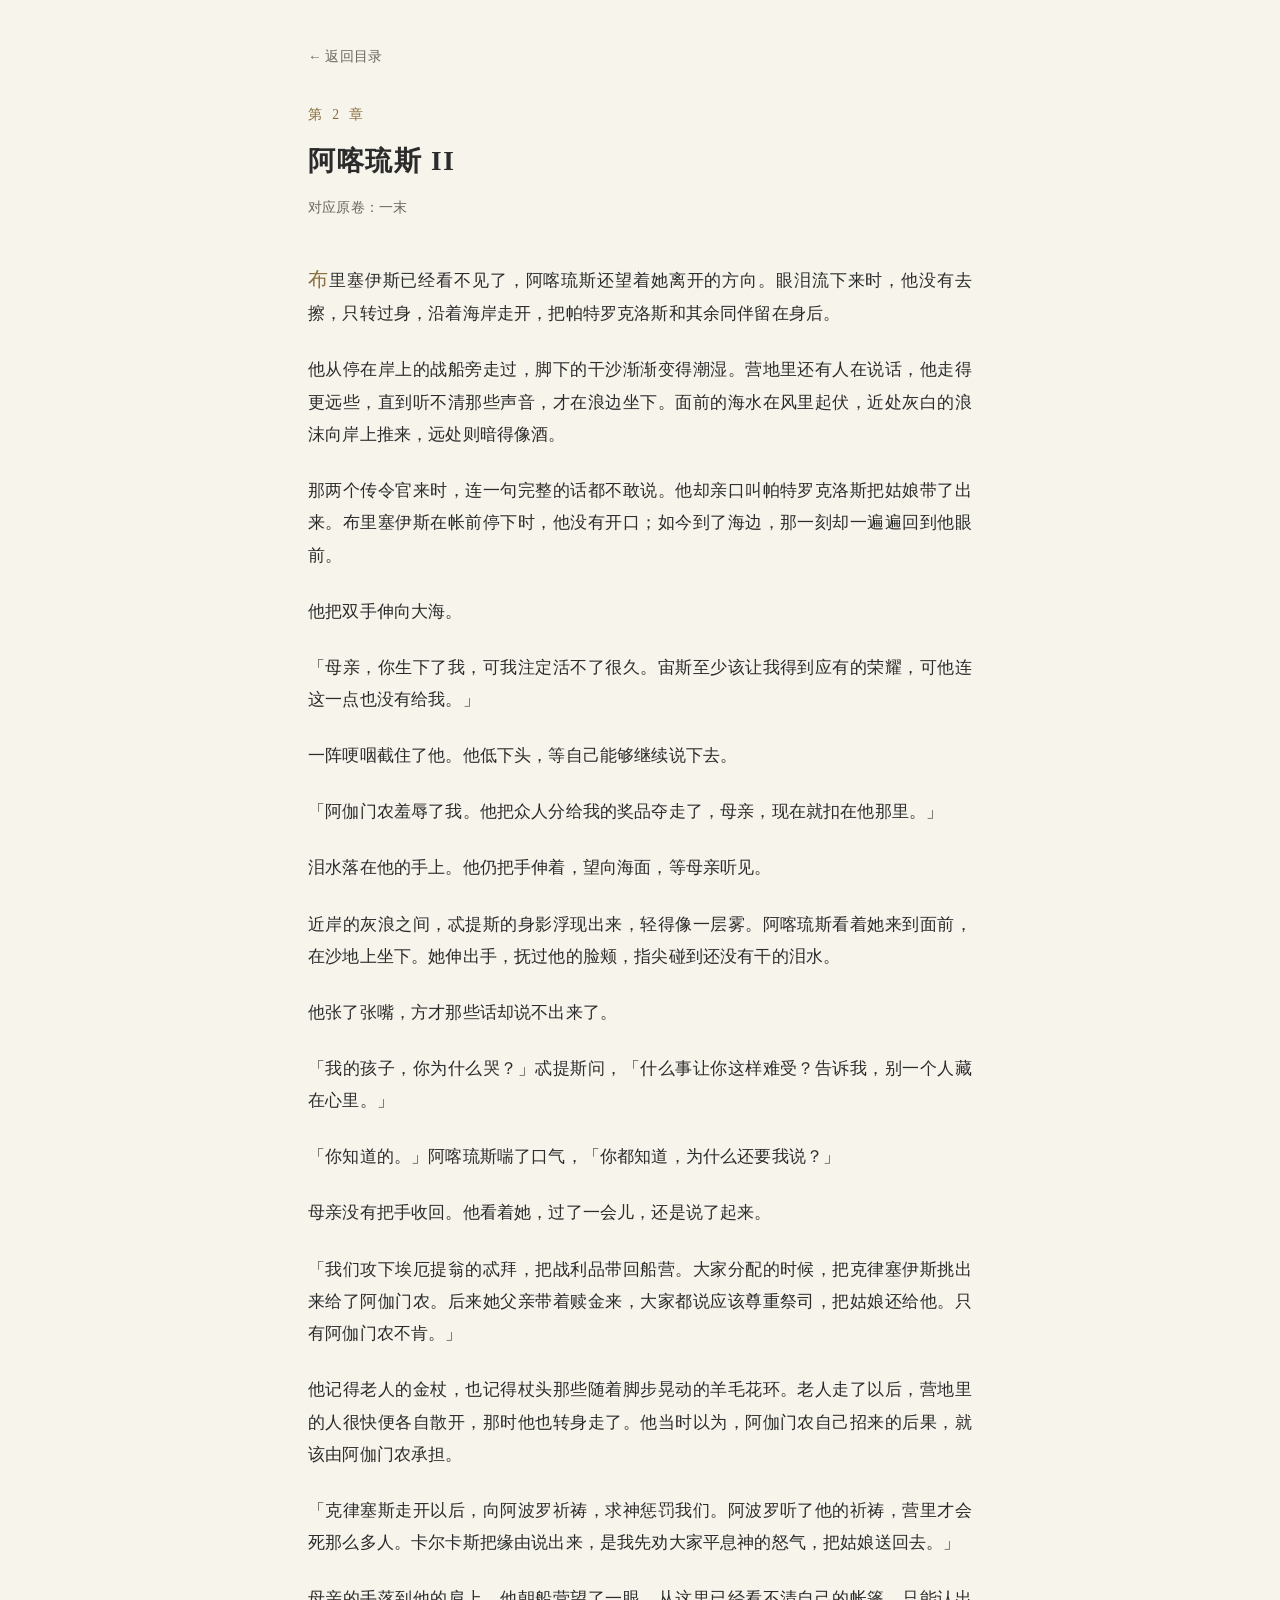
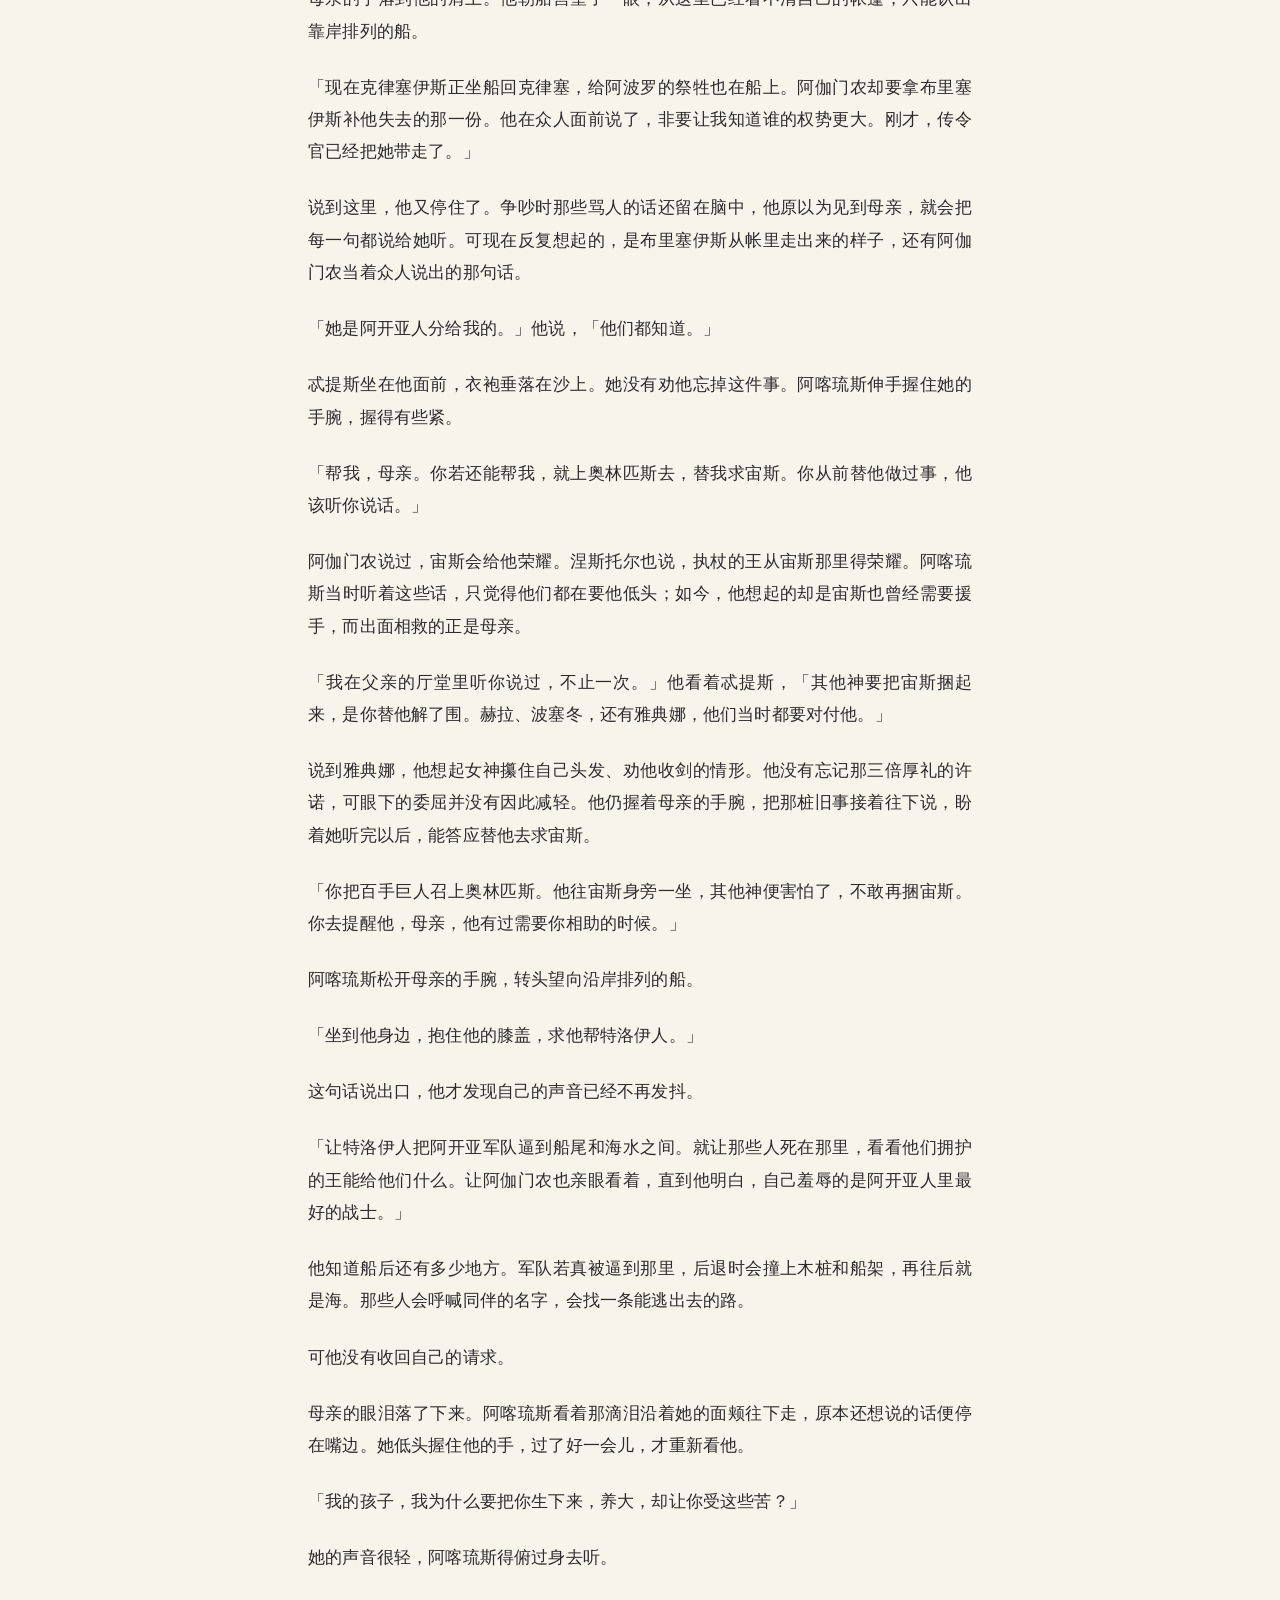
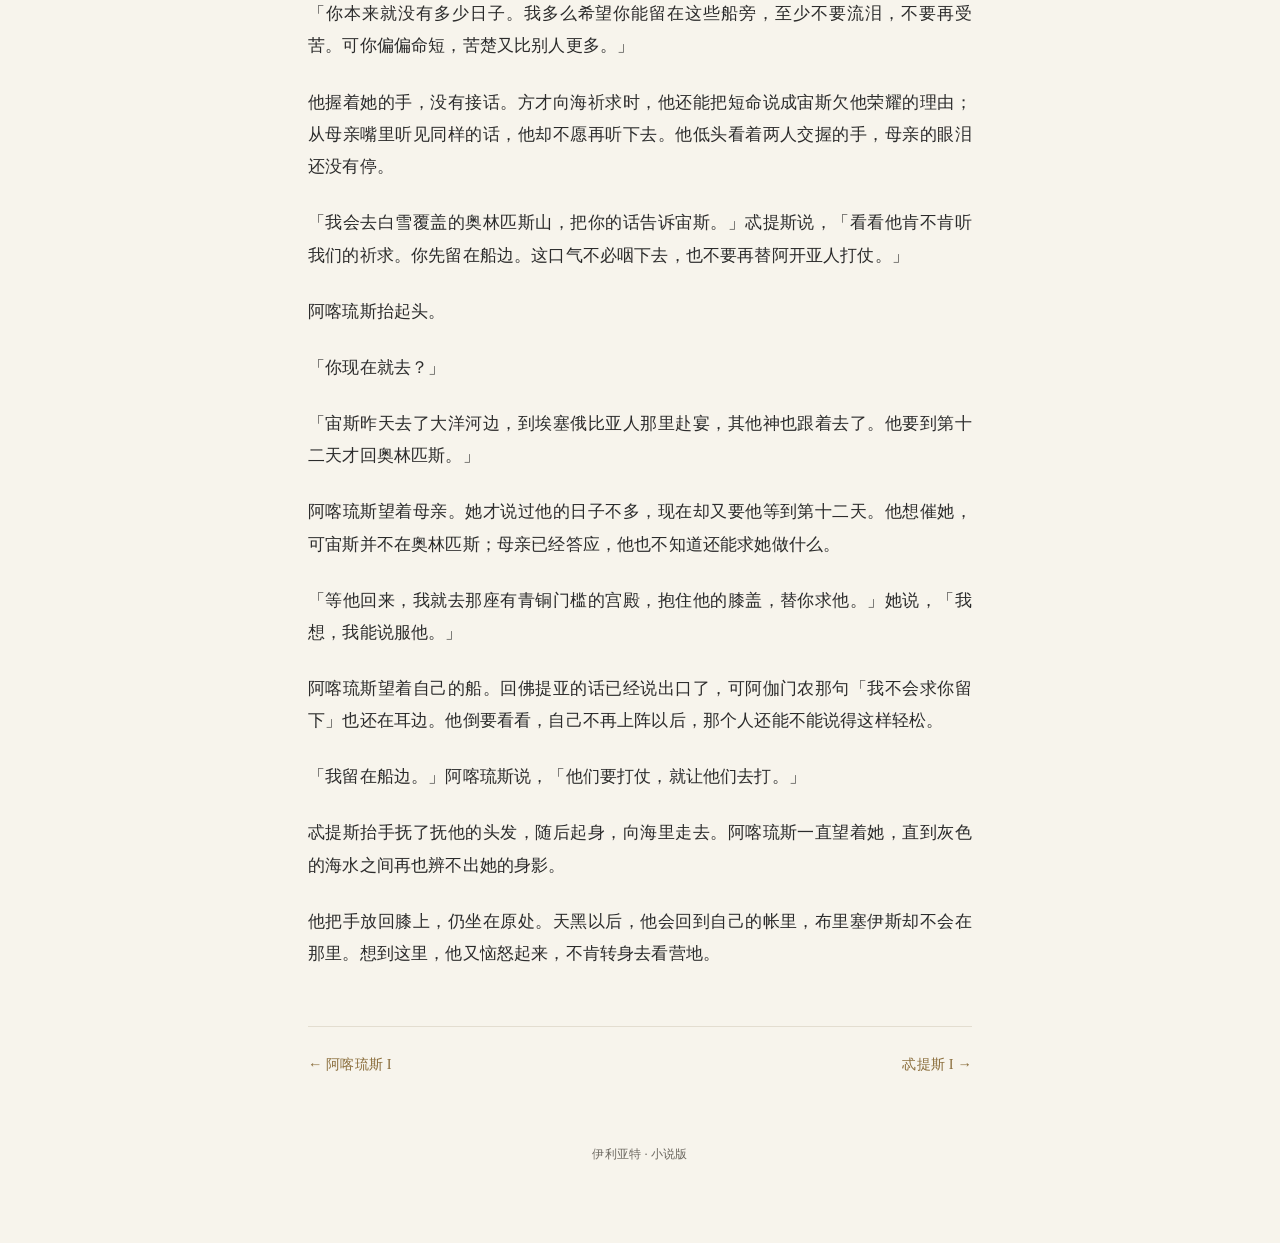
<file: chapters/ch02.html>
<!DOCTYPE html>
<html lang="zh-CN">
<head>
<meta charset="UTF-8">
<meta name="viewport" content="width=device-width, initial-scale=1.0">
<title>第 2 章 · 阿喀琉斯 II | 伊利亚特-小说版</title>
<meta name="description" content="布里塞伊斯已经看不见了，阿喀琉斯还望着她离开的方向。眼泪流下来时，他没有去擦，只转过身，沿着海岸走开，把帕特罗克洛斯和其……">
<link rel="stylesheet" href="../assets/style.css">
</head>
<body>
<div class="wrap">

  <header class="chapter-head">
    <a class="back-link" href="../index.html">&larr; 返回目录</a>
    <p class="chapter-kicker">第 2 章</p>
    <h1 class="chapter-title">阿喀琉斯 II</h1>
    <p class="chapter-vol">对应原卷：一末</p>
  </header>

  <article class="chapter-body">
    <p>布里塞伊斯已经看不见了，阿喀琉斯还望着她离开的方向。眼泪流下来时，他没有去擦，只转过身，沿着海岸走开，把帕特罗克洛斯和其余同伴留在身后。</p>
    <p>他从停在岸上的战船旁走过，脚下的干沙渐渐变得潮湿。营地里还有人在说话，他走得更远些，直到听不清那些声音，才在浪边坐下。面前的海水在风里起伏，近处灰白的浪沫向岸上推来，远处则暗得像酒。</p>
    <p>那两个传令官来时，连一句完整的话都不敢说。他却亲口叫帕特罗克洛斯把姑娘带了出来。布里塞伊斯在帐前停下时，他没有开口；如今到了海边，那一刻却一遍遍回到他眼前。</p>
    <p>他把双手伸向大海。</p>
    <p>「母亲，你生下了我，可我注定活不了很久。宙斯至少该让我得到应有的荣耀，可他连这一点也没有给我。」</p>
    <p>一阵哽咽截住了他。他低下头，等自己能够继续说下去。</p>
    <p>「阿伽门农羞辱了我。他把众人分给我的奖品夺走了，母亲，现在就扣在他那里。」</p>
    <p>泪水落在他的手上。他仍把手伸着，望向海面，等母亲听见。</p>
    <p>近岸的灰浪之间，忒提斯的身影浮现出来，轻得像一层雾。阿喀琉斯看着她来到面前，在沙地上坐下。她伸出手，抚过他的脸颊，指尖碰到还没有干的泪水。</p>
    <p>他张了张嘴，方才那些话却说不出来了。</p>
    <p>「我的孩子，你为什么哭？」忒提斯问，「什么事让你这样难受？告诉我，别一个人藏在心里。」</p>
    <p>「你知道的。」阿喀琉斯喘了口气，「你都知道，为什么还要我说？」</p>
    <p>母亲没有把手收回。他看着她，过了一会儿，还是说了起来。</p>
    <p>「我们攻下埃厄提翁的忒拜，把战利品带回船营。大家分配的时候，把克律塞伊斯挑出来给了阿伽门农。后来她父亲带着赎金来，大家都说应该尊重祭司，把姑娘还给他。只有阿伽门农不肯。」</p>
    <p>他记得老人的金杖，也记得杖头那些随着脚步晃动的羊毛花环。老人走了以后，营地里的人很快便各自散开，那时他也转身走了。他当时以为，阿伽门农自己招来的后果，就该由阿伽门农承担。</p>
    <p>「克律塞斯走开以后，向阿波罗祈祷，求神惩罚我们。阿波罗听了他的祈祷，营里才会死那么多人。卡尔卡斯把缘由说出来，是我先劝大家平息神的怒气，把姑娘送回去。」</p>
    <p>母亲的手落到他的肩上。他朝船营望了一眼，从这里已经看不清自己的帐篷，只能认出靠岸排列的船。</p>
    <p>「现在克律塞伊斯正坐船回克律塞，给阿波罗的祭牲也在船上。阿伽门农却要拿布里塞伊斯补他失去的那一份。他在众人面前说了，非要让我知道谁的权势更大。刚才，传令官已经把她带走了。」</p>
    <p>说到这里，他又停住了。争吵时那些骂人的话还留在脑中，他原以为见到母亲，就会把每一句都说给她听。可现在反复想起的，是布里塞伊斯从帐里走出来的样子，还有阿伽门农当着众人说出的那句话。</p>
    <p>「她是阿开亚人分给我的。」他说，「他们都知道。」</p>
    <p>忒提斯坐在他面前，衣袍垂落在沙上。她没有劝他忘掉这件事。阿喀琉斯伸手握住她的手腕，握得有些紧。</p>
    <p>「帮我，母亲。你若还能帮我，就上奥林匹斯去，替我求宙斯。你从前替他做过事，他该听你说话。」</p>
    <p>阿伽门农说过，宙斯会给他荣耀。涅斯托尔也说，执杖的王从宙斯那里得荣耀。阿喀琉斯当时听着这些话，只觉得他们都在要他低头；如今，他想起的却是宙斯也曾经需要援手，而出面相救的正是母亲。</p>
    <p>「我在父亲的厅堂里听你说过，不止一次。」他看着忒提斯，「其他神要把宙斯捆起来，是你替他解了围。赫拉、波塞冬，还有雅典娜，他们当时都要对付他。」</p>
    <p>说到雅典娜，他想起女神攥住自己头发、劝他收剑的情形。他没有忘记那三倍厚礼的许诺，可眼下的委屈并没有因此减轻。他仍握着母亲的手腕，把那桩旧事接着往下说，盼着她听完以后，能答应替他去求宙斯。</p>
    <p>「你把百手巨人召上奥林匹斯。他往宙斯身旁一坐，其他神便害怕了，不敢再捆宙斯。你去提醒他，母亲，他有过需要你相助的时候。」</p>
    <p>阿喀琉斯松开母亲的手腕，转头望向沿岸排列的船。</p>
    <p>「坐到他身边，抱住他的膝盖，求他帮特洛伊人。」</p>
    <p>这句话说出口，他才发现自己的声音已经不再发抖。</p>
    <p>「让特洛伊人把阿开亚军队逼到船尾和海水之间。就让那些人死在那里，看看他们拥护的王能给他们什么。让阿伽门农也亲眼看着，直到他明白，自己羞辱的是阿开亚人里最好的战士。」</p>
    <p>他知道船后还有多少地方。军队若真被逼到那里，后退时会撞上木桩和船架，再往后就是海。那些人会呼喊同伴的名字，会找一条能逃出去的路。</p>
    <p>可他没有收回自己的请求。</p>
    <p>母亲的眼泪落了下来。阿喀琉斯看着那滴泪沿着她的面颊往下走，原本还想说的话便停在嘴边。她低头握住他的手，过了好一会儿，才重新看他。</p>
    <p>「我的孩子，我为什么要把你生下来，养大，却让你受这些苦？」</p>
    <p>她的声音很轻，阿喀琉斯得俯过身去听。</p>
    <p>「你本来就没有多少日子。我多么希望你能留在这些船旁，至少不要流泪，不要再受苦。可你偏偏命短，苦楚又比别人更多。」</p>
    <p>他握着她的手，没有接话。方才向海祈求时，他还能把短命说成宙斯欠他荣耀的理由；从母亲嘴里听见同样的话，他却不愿再听下去。他低头看着两人交握的手，母亲的眼泪还没有停。</p>
    <p>「我会去白雪覆盖的奥林匹斯山，把你的话告诉宙斯。」忒提斯说，「看看他肯不肯听我们的祈求。你先留在船边。这口气不必咽下去，也不要再替阿开亚人打仗。」</p>
    <p>阿喀琉斯抬起头。</p>
    <p>「你现在就去？」</p>
    <p>「宙斯昨天去了大洋河边，到埃塞俄比亚人那里赴宴，其他神也跟着去了。他要到第十二天才回奥林匹斯。」</p>
    <p>阿喀琉斯望着母亲。她才说过他的日子不多，现在却又要他等到第十二天。他想催她，可宙斯并不在奥林匹斯；母亲已经答应，他也不知道还能求她做什么。</p>
    <p>「等他回来，我就去那座有青铜门槛的宫殿，抱住他的膝盖，替你求他。」她说，「我想，我能说服他。」</p>
    <p>阿喀琉斯望着自己的船。回佛提亚的话已经说出口了，可阿伽门农那句「我不会求你留下」也还在耳边。他倒要看看，自己不再上阵以后，那个人还能不能说得这样轻松。</p>
    <p>「我留在船边。」阿喀琉斯说，「他们要打仗，就让他们去打。」</p>
    <p>忒提斯抬手抚了抚他的头发，随后起身，向海里走去。阿喀琉斯一直望着她，直到灰色的海水之间再也辨不出她的身影。</p>
    <p>他把手放回膝上，仍坐在原处。天黑以后，他会回到自己的帐里，布里塞伊斯却不会在那里。想到这里，他又恼怒起来，不肯转身去看营地。</p>
  </article>

  <nav class="chapter-nav">
    <a class="prev" href="ch01.html">&larr; 阿喀琉斯 I</a>
    <a class="next" href="ch03.html">忒提斯 I &rarr;</a>
  </nav>

  <p class="colophon">伊利亚特 · 小说版</p>

</div>
</html>
</file>
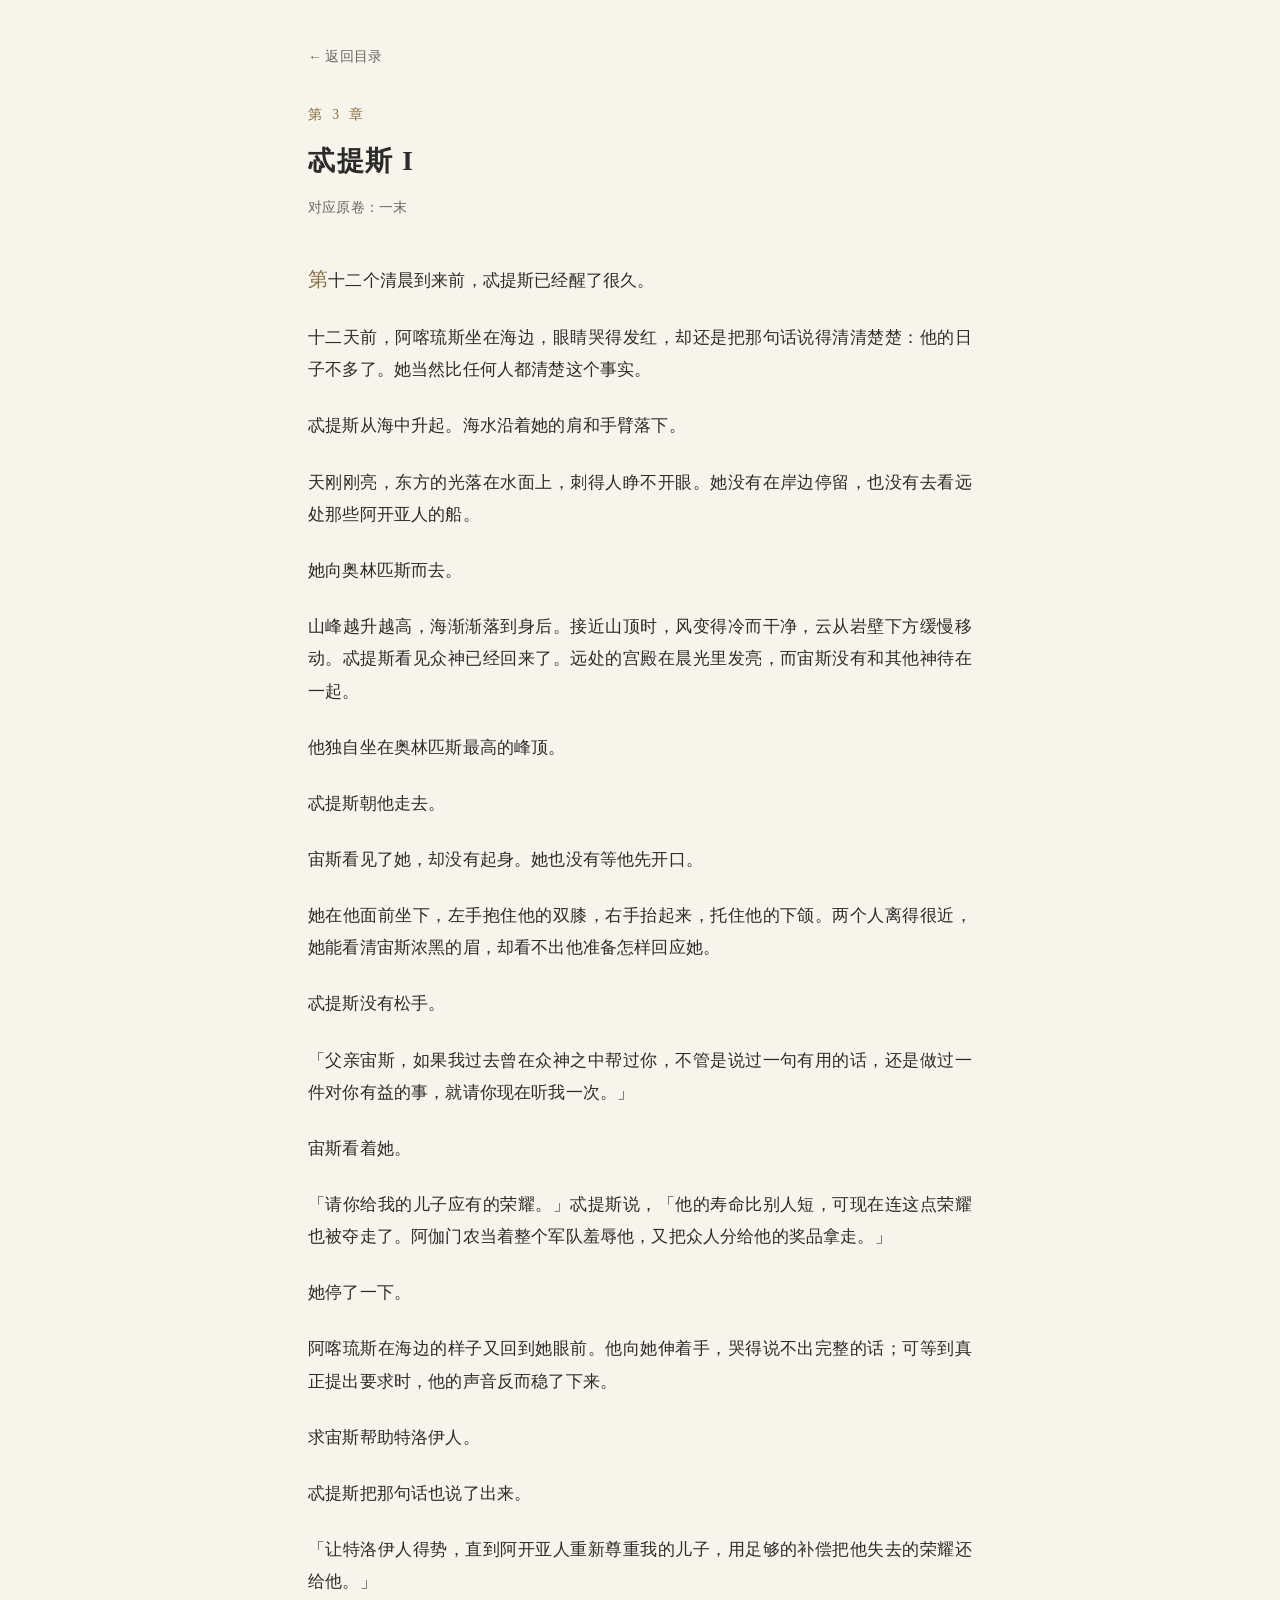
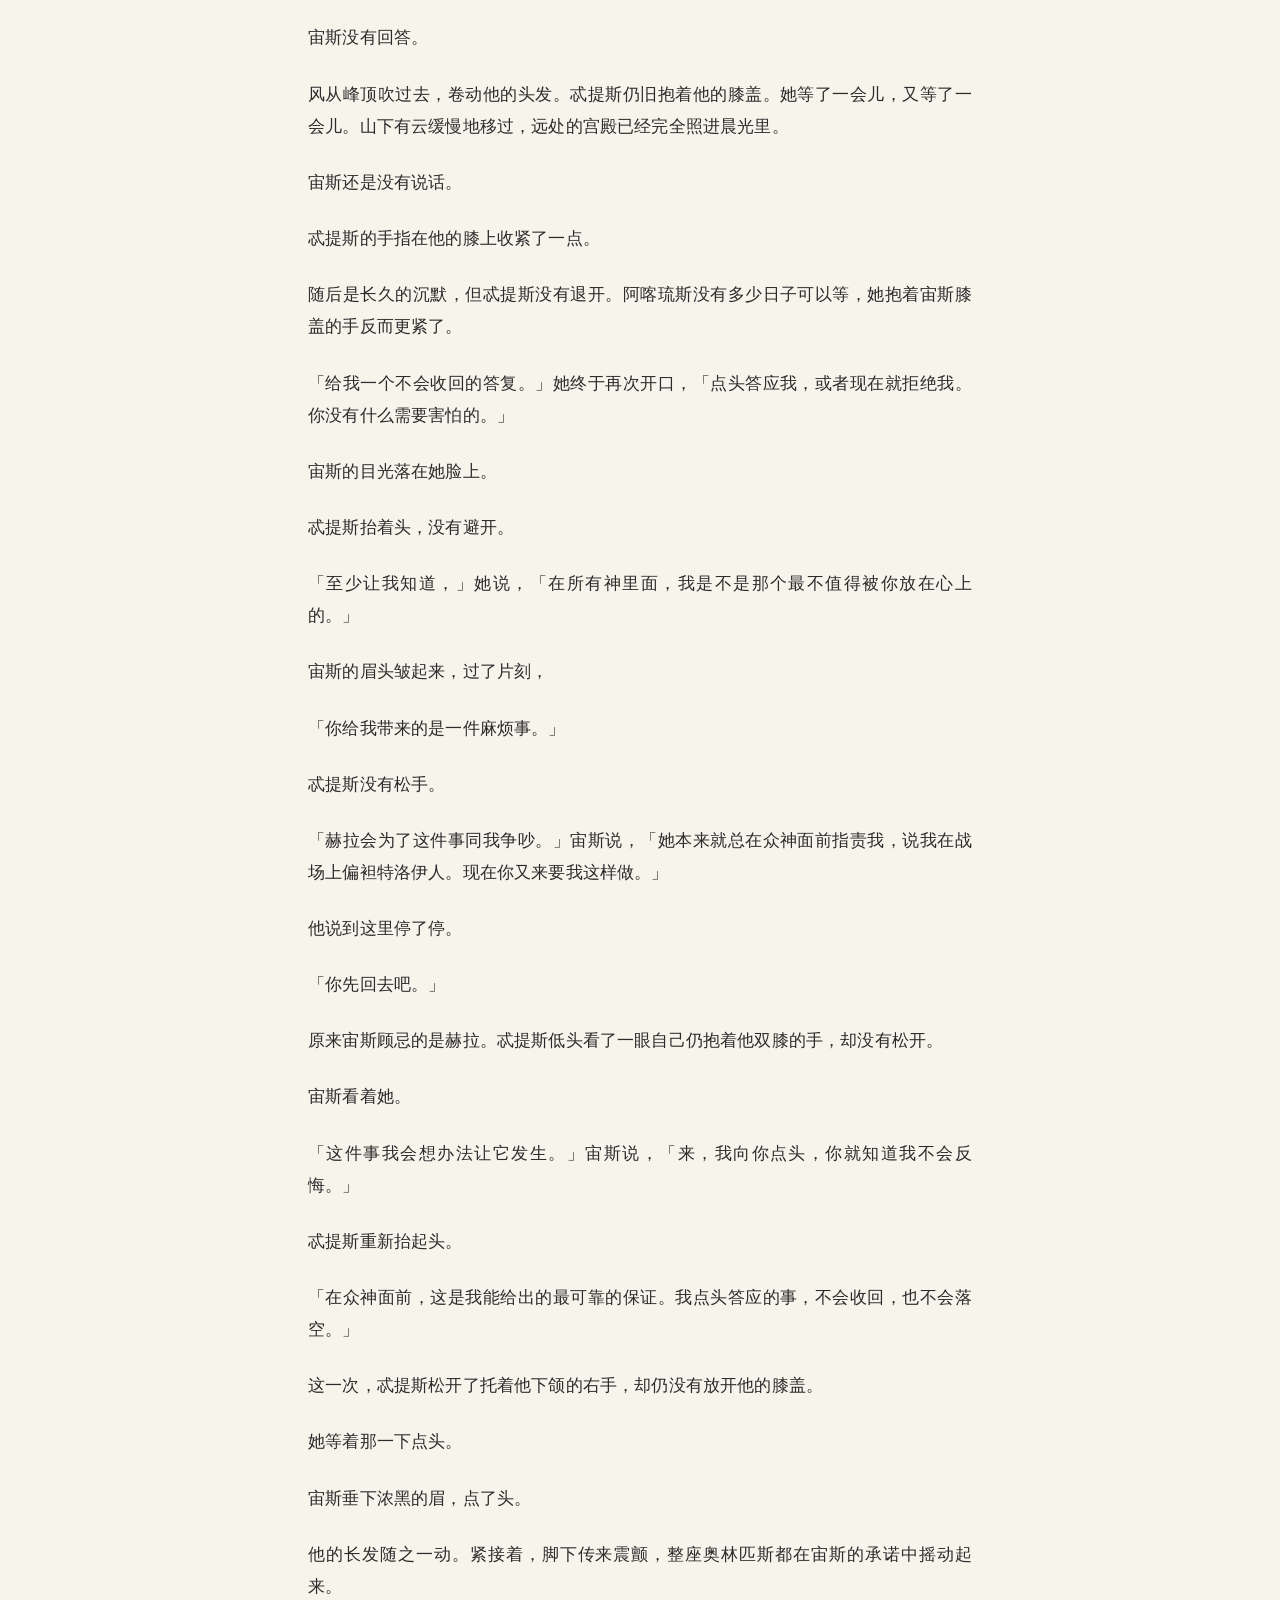
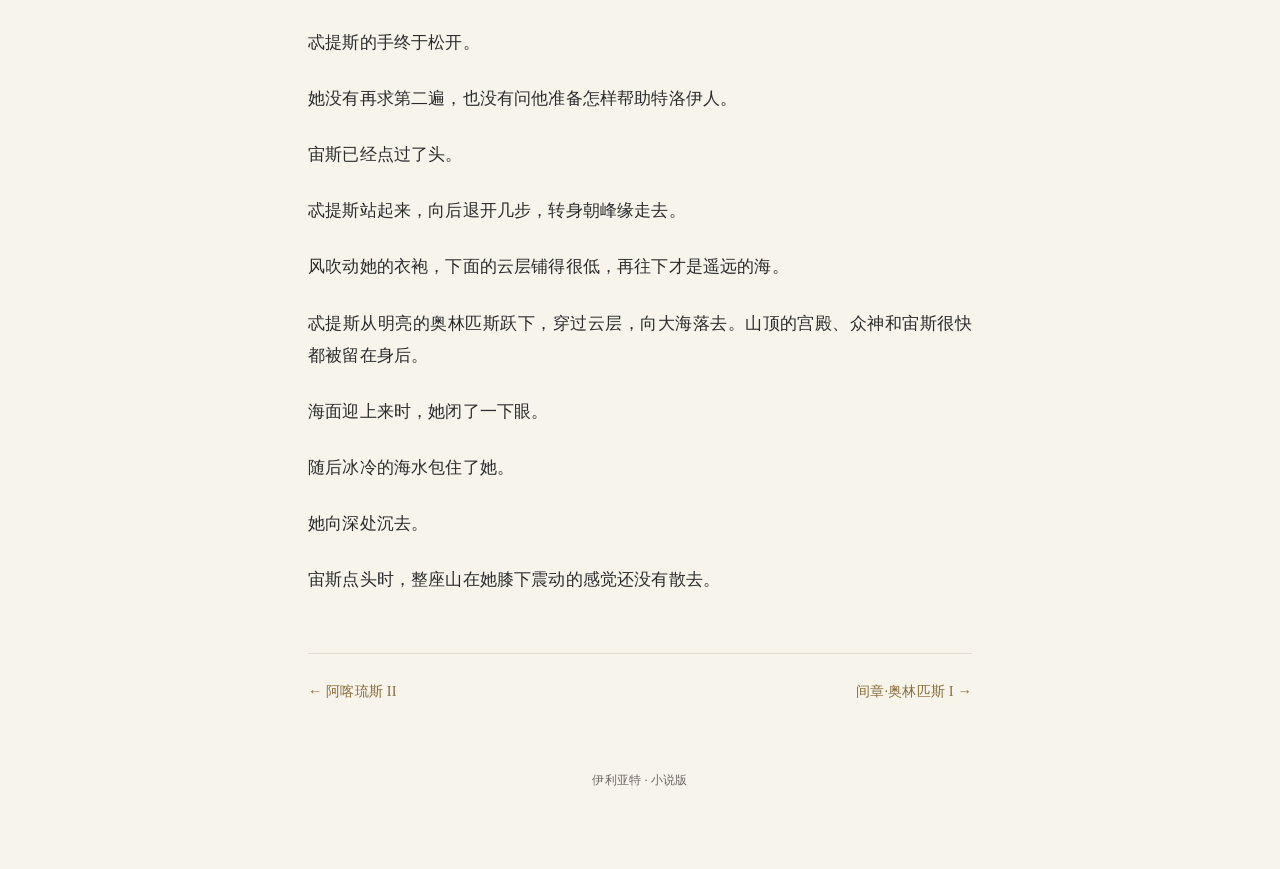
<file: chapters/ch03.html>
<!DOCTYPE html>
<html lang="zh-CN">
<head>
<meta charset="UTF-8">
<meta name="viewport" content="width=device-width, initial-scale=1.0">
<title>第 3 章 · 忒提斯 I | 伊利亚特-小说版</title>
<meta name="description" content="第十二个清晨到来前，忒提斯已经醒了很久。……">
<link rel="stylesheet" href="../assets/style.css">
</head>
<body>
<div class="wrap">

  <header class="chapter-head">
    <a class="back-link" href="../index.html">&larr; 返回目录</a>
    <p class="chapter-kicker">第 3 章</p>
    <h1 class="chapter-title">忒提斯 I</h1>
    <p class="chapter-vol">对应原卷：一末</p>
  </header>

  <article class="chapter-body">
    <p>第十二个清晨到来前，忒提斯已经醒了很久。</p>
    <p>十二天前，阿喀琉斯坐在海边，眼睛哭得发红，却还是把那句话说得清清楚楚：他的日子不多了。她当然比任何人都清楚这个事实。</p>
    <p>忒提斯从海中升起。海水沿着她的肩和手臂落下。</p>
    <p>天刚刚亮，东方的光落在水面上，刺得人睁不开眼。她没有在岸边停留，也没有去看远处那些阿开亚人的船。</p>
    <p>她向奥林匹斯而去。</p>
    <p>山峰越升越高，海渐渐落到身后。接近山顶时，风变得冷而干净，云从岩壁下方缓慢移动。忒提斯看见众神已经回来了。远处的宫殿在晨光里发亮，而宙斯没有和其他神待在一起。</p>
    <p>他独自坐在奥林匹斯最高的峰顶。</p>
    <p>忒提斯朝他走去。</p>
    <p>宙斯看见了她，却没有起身。她也没有等他先开口。</p>
    <p>她在他面前坐下，左手抱住他的双膝，右手抬起来，托住他的下颌。两个人离得很近，她能看清宙斯浓黑的眉，却看不出他准备怎样回应她。</p>
    <p>忒提斯没有松手。</p>
    <p>「父亲宙斯，如果我过去曾在众神之中帮过你，不管是说过一句有用的话，还是做过一件对你有益的事，就请你现在听我一次。」</p>
    <p>宙斯看着她。</p>
    <p>「请你给我的儿子应有的荣耀。」忒提斯说，「他的寿命比别人短，可现在连这点荣耀也被夺走了。阿伽门农当着整个军队羞辱他，又把众人分给他的奖品拿走。」</p>
    <p>她停了一下。</p>
    <p>阿喀琉斯在海边的样子又回到她眼前。他向她伸着手，哭得说不出完整的话；可等到真正提出要求时，他的声音反而稳了下来。</p>
    <p>求宙斯帮助特洛伊人。</p>
    <p>忒提斯把那句话也说了出来。</p>
    <p>「让特洛伊人得势，直到阿开亚人重新尊重我的儿子，用足够的补偿把他失去的荣耀还给他。」</p>
    <p>宙斯没有回答。</p>
    <p>风从峰顶吹过去，卷动他的头发。忒提斯仍旧抱着他的膝盖。她等了一会儿，又等了一会儿。山下有云缓慢地移过，远处的宫殿已经完全照进晨光里。</p>
    <p>宙斯还是没有说话。</p>
    <p>忒提斯的手指在他的膝上收紧了一点。</p>
    <p>随后是长久的沉默，但忒提斯没有退开。阿喀琉斯没有多少日子可以等，她抱着宙斯膝盖的手反而更紧了。</p>
    <p>「给我一个不会收回的答复。」她终于再次开口，「点头答应我，或者现在就拒绝我。你没有什么需要害怕的。」</p>
    <p>宙斯的目光落在她脸上。</p>
    <p>忒提斯抬着头，没有避开。</p>
    <p>「至少让我知道，」她说，「在所有神里面，我是不是那个最不值得被你放在心上的。」</p>
    <p>宙斯的眉头皱起来，过了片刻，</p>
    <p>「你给我带来的是一件麻烦事。」</p>
    <p>忒提斯没有松手。</p>
    <p>「赫拉会为了这件事同我争吵。」宙斯说，「她本来就总在众神面前指责我，说我在战场上偏袒特洛伊人。现在你又来要我这样做。」</p>
    <p>他说到这里停了停。</p>
    <p>「你先回去吧。」</p>
    <p>原来宙斯顾忌的是赫拉。忒提斯低头看了一眼自己仍抱着他双膝的手，却没有松开。</p>
    <p>宙斯看着她。</p>
    <p>「这件事我会想办法让它发生。」宙斯说，「来，我向你点头，你就知道我不会反悔。」</p>
    <p>忒提斯重新抬起头。</p>
    <p>「在众神面前，这是我能给出的最可靠的保证。我点头答应的事，不会收回，也不会落空。」</p>
    <p>这一次，忒提斯松开了托着他下颌的右手，却仍没有放开他的膝盖。</p>
    <p>她等着那一下点头。</p>
    <p>宙斯垂下浓黑的眉，点了头。</p>
    <p>他的长发随之一动。紧接着，脚下传来震颤，整座奥林匹斯都在宙斯的承诺中摇动起来。</p>
    <p>忒提斯的手终于松开。</p>
    <p>她没有再求第二遍，也没有问他准备怎样帮助特洛伊人。</p>
    <p>宙斯已经点过了头。</p>
    <p>忒提斯站起来，向后退开几步，转身朝峰缘走去。</p>
    <p>风吹动她的衣袍，下面的云层铺得很低，再往下才是遥远的海。</p>
    <p>忒提斯从明亮的奥林匹斯跃下，穿过云层，向大海落去。山顶的宫殿、众神和宙斯很快都被留在身后。</p>
    <p>海面迎上来时，她闭了一下眼。</p>
    <p>随后冰冷的海水包住了她。</p>
    <p>她向深处沉去。</p>
    <p>宙斯点头时，整座山在她膝下震动的感觉还没有散去。</p>
  </article>

  <nav class="chapter-nav">
    <a class="prev" href="ch02.html">&larr; 阿喀琉斯 II</a>
    <a class="next" href="ch04.html">间章·奥林匹斯 I &rarr;</a>
  </nav>

  <p class="colophon">伊利亚特 · 小说版</p>

</div>
</html>
</file>
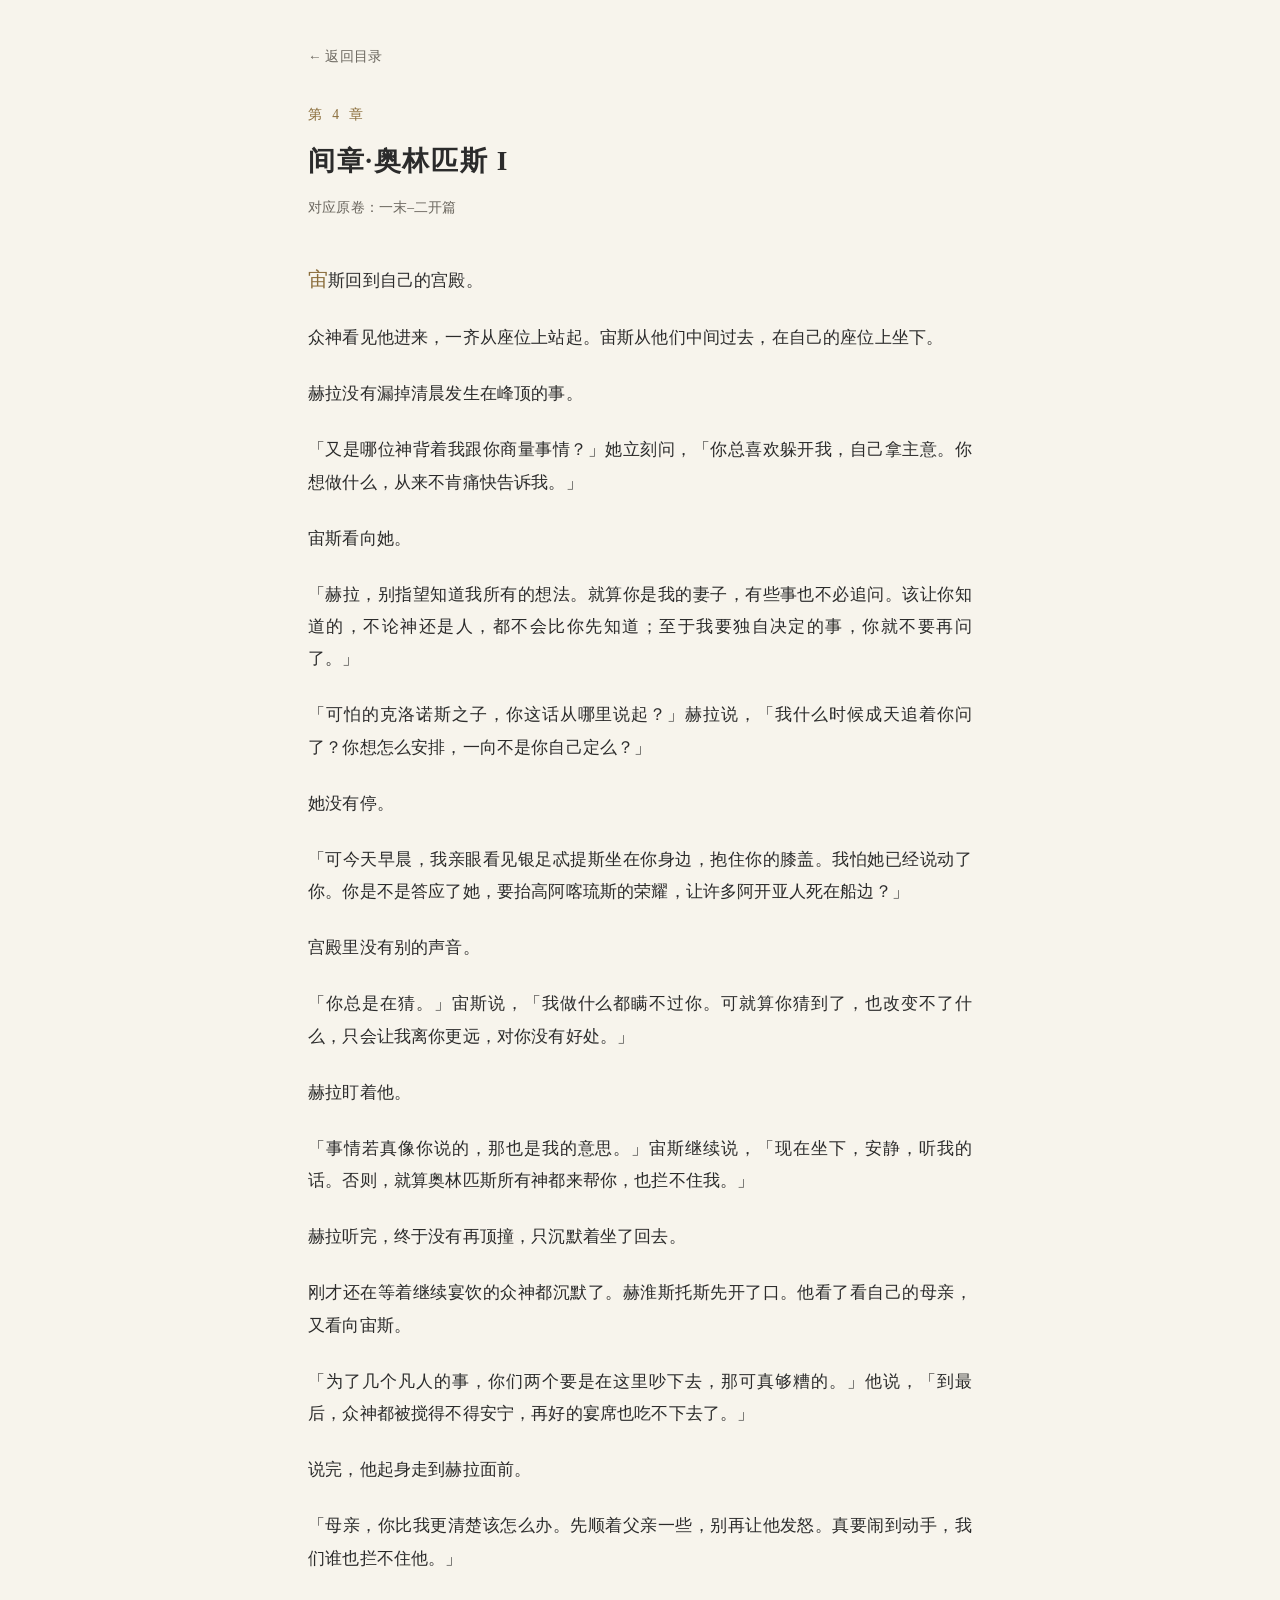
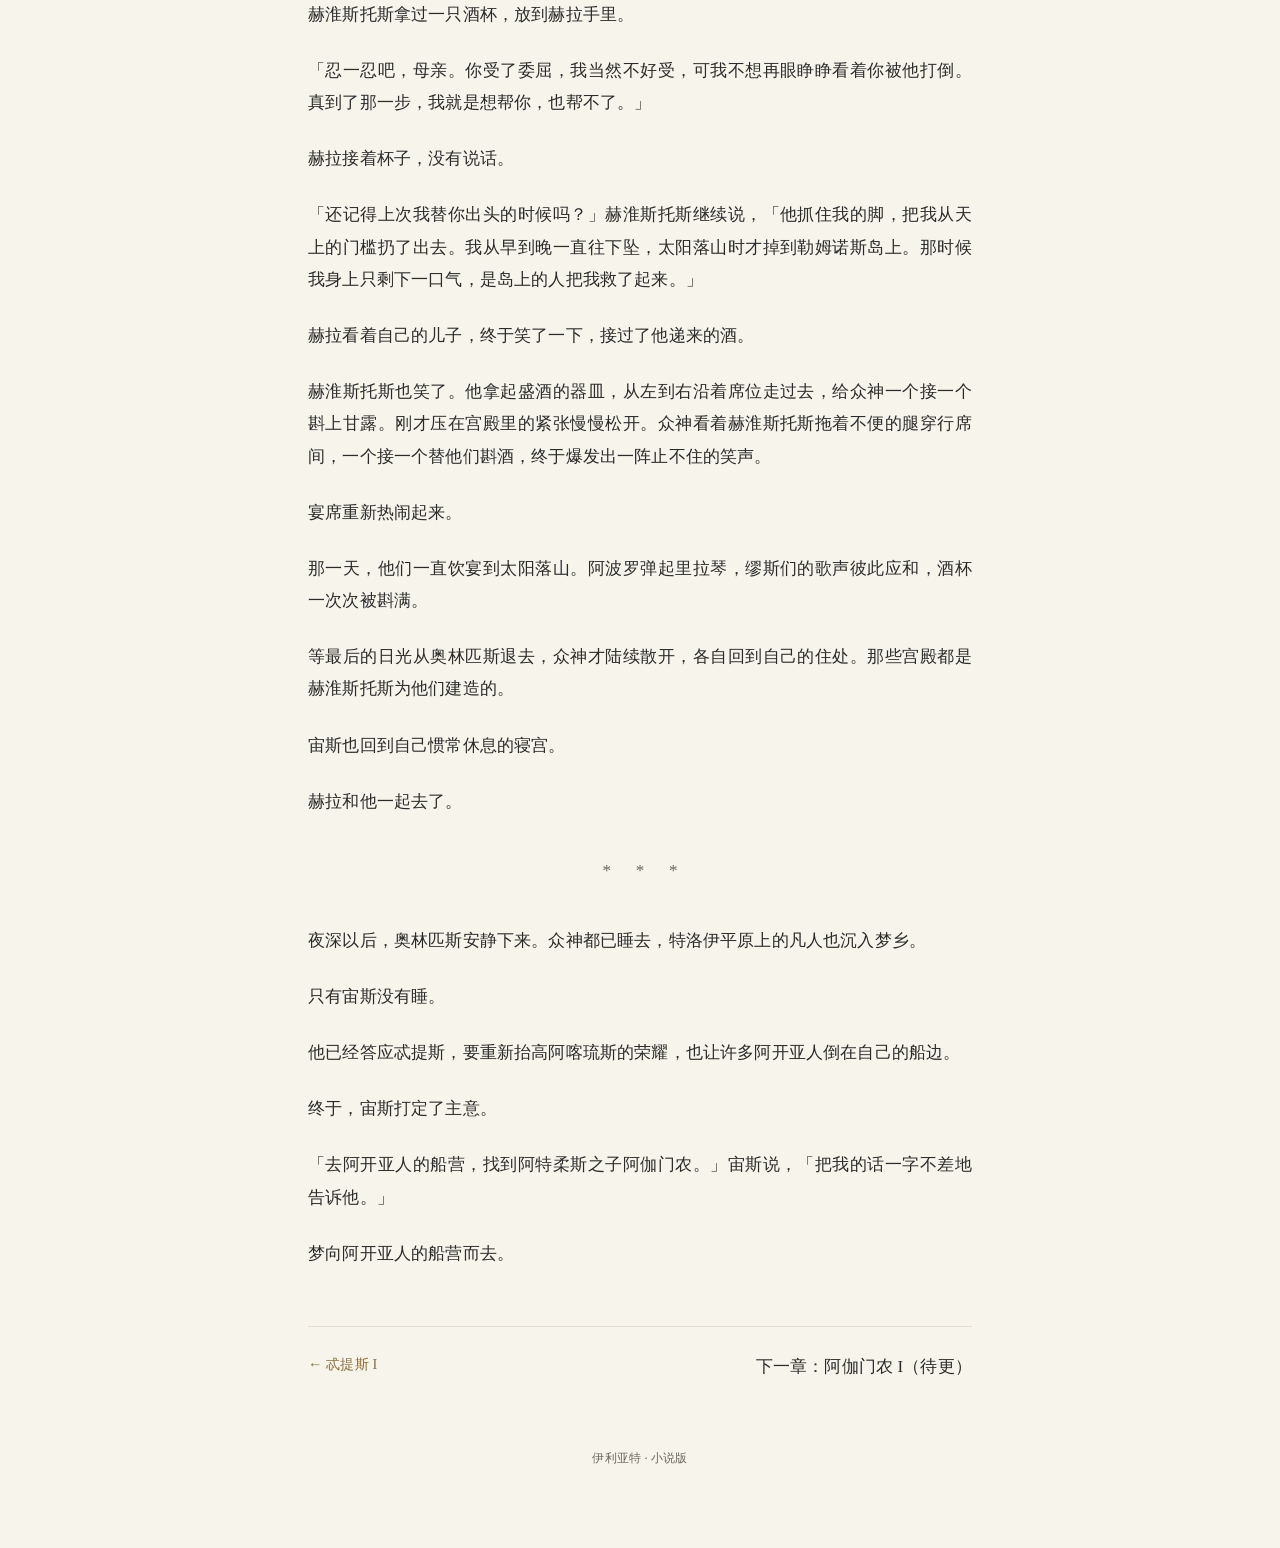
<file: chapters/ch04.html>
<!DOCTYPE html>
<html lang="zh-CN">
<head>
<meta charset="UTF-8">
<meta name="viewport" content="width=device-width, initial-scale=1.0">
<title>第 4 章 · 间章·奥林匹斯 I | 伊利亚特-小说版</title>
<meta name="description" content="宙斯回到自己的宫殿。……">
<link rel="stylesheet" href="../assets/style.css">
</head>
<body>
<div class="wrap">

  <header class="chapter-head">
    <a class="back-link" href="../index.html">&larr; 返回目录</a>
    <p class="chapter-kicker">第 4 章</p>
    <h1 class="chapter-title">间章·奥林匹斯 I</h1>
    <p class="chapter-vol">对应原卷：一末–二开篇</p>
  </header>

  <article class="chapter-body">
    <p>宙斯回到自己的宫殿。</p>
    <p>众神看见他进来，一齐从座位上站起。宙斯从他们中间过去，在自己的座位上坐下。</p>
    <p>赫拉没有漏掉清晨发生在峰顶的事。</p>
    <p>「又是哪位神背着我跟你商量事情？」她立刻问，「你总喜欢躲开我，自己拿主意。你想做什么，从来不肯痛快告诉我。」</p>
    <p>宙斯看向她。</p>
    <p>「赫拉，别指望知道我所有的想法。就算你是我的妻子，有些事也不必追问。该让你知道的，不论神还是人，都不会比你先知道；至于我要独自决定的事，你就不要再问了。」</p>
    <p>「可怕的克洛诺斯之子，你这话从哪里说起？」赫拉说，「我什么时候成天追着你问了？你想怎么安排，一向不是你自己定么？」</p>
    <p>她没有停。</p>
    <p>「可今天早晨，我亲眼看见银足忒提斯坐在你身边，抱住你的膝盖。我怕她已经说动了你。你是不是答应了她，要抬高阿喀琉斯的荣耀，让许多阿开亚人死在船边？」</p>
    <p>宫殿里没有别的声音。</p>
    <p>「你总是在猜。」宙斯说，「我做什么都瞒不过你。可就算你猜到了，也改变不了什么，只会让我离你更远，对你没有好处。」</p>
    <p>赫拉盯着他。</p>
    <p>「事情若真像你说的，那也是我的意思。」宙斯继续说，「现在坐下，安静，听我的话。否则，就算奥林匹斯所有神都来帮你，也拦不住我。」</p>
    <p>赫拉听完，终于没有再顶撞，只沉默着坐了回去。</p>
    <p>刚才还在等着继续宴饮的众神都沉默了。赫淮斯托斯先开了口。他看了看自己的母亲，又看向宙斯。</p>
    <p>「为了几个凡人的事，你们两个要是在这里吵下去，那可真够糟的。」他说，「到最后，众神都被搅得不得安宁，再好的宴席也吃不下去了。」</p>
    <p>说完，他起身走到赫拉面前。</p>
    <p>「母亲，你比我更清楚该怎么办。先顺着父亲一些，别再让他发怒。真要闹到动手，我们谁也拦不住他。」</p>
    <p>赫淮斯托斯拿过一只酒杯，放到赫拉手里。</p>
    <p>「忍一忍吧，母亲。你受了委屈，我当然不好受，可我不想再眼睁睁看着你被他打倒。真到了那一步，我就是想帮你，也帮不了。」</p>
    <p>赫拉接着杯子，没有说话。</p>
    <p>「还记得上次我替你出头的时候吗？」赫淮斯托斯继续说，「他抓住我的脚，把我从天上的门槛扔了出去。我从早到晚一直往下坠，太阳落山时才掉到勒姆诺斯岛上。那时候我身上只剩下一口气，是岛上的人把我救了起来。」</p>
    <p>赫拉看着自己的儿子，终于笑了一下，接过了他递来的酒。</p>
    <p>赫淮斯托斯也笑了。他拿起盛酒的器皿，从左到右沿着席位走过去，给众神一个接一个斟上甘露。刚才压在宫殿里的紧张慢慢松开。众神看着赫淮斯托斯拖着不便的腿穿行席间，一个接一个替他们斟酒，终于爆发出一阵止不住的笑声。</p>
    <p>宴席重新热闹起来。</p>
    <p>那一天，他们一直饮宴到太阳落山。阿波罗弹起里拉琴，缪斯们的歌声彼此应和，酒杯一次次被斟满。</p>
    <p>等最后的日光从奥林匹斯退去，众神才陆续散开，各自回到自己的住处。那些宫殿都是赫淮斯托斯为他们建造的。</p>
    <p>宙斯也回到自己惯常休息的寝宫。</p>
    <p>赫拉和他一起去了。</p>
    <div class="scene-break">* * *</div>
    <p>夜深以后，奥林匹斯安静下来。众神都已睡去，特洛伊平原上的凡人也沉入梦乡。</p>
    <p>只有宙斯没有睡。</p>
    <p>他已经答应忒提斯，要重新抬高阿喀琉斯的荣耀，也让许多阿开亚人倒在自己的船边。</p>
    <p>终于，宙斯打定了主意。</p>
    <p>「去阿开亚人的船营，找到阿特柔斯之子阿伽门农。」宙斯说，「把我的话一字不差地告诉他。」</p>
    <p>梦向阿开亚人的船营而去。</p>
  </article>

  <nav class="chapter-nav">
    <a class="prev" href="ch03.html">&larr; 忒提斯 I</a>
    <span class="next">下一章：阿伽门农 I（待更）</span>
  </nav>

  <p class="colophon">伊利亚特 · 小说版</p>

</div>
</html>
</file>
<file: assets/style.css>
/* 《伊利亚特-小说版》电子书样式
   纸感阅读 / 衬线排版 / 移动端优先 / 自动深色模式 */

:root {
  --paper: #f7f4ec;
  --ink: #2b2b2b;
  --ink-soft: #6b675f;
  --accent: #8a6d3b;
  --hairline: #e3ddd0;
  --card: #fffdf8;
  --badge-bg: #efe9db;
}

@media (prefers-color-scheme: dark) {
  :root {
    --paper: #1a1917;
    --ink: #e8e4da;
    --ink-soft: #9a948a;
    --accent: #c9a86a;
    --hairline: #33302b;
    --card: #22211e;
    --badge-bg: #2e2b26;
  }
}

* { box-sizing: border-box; }

html { -webkit-text-size-adjust: 100%; }

body {
  margin: 0;
  background: var(--paper);
  color: var(--ink);
  font-family: "Noto Serif SC", "Source Han Serif SC", "Songti SC", "STSong", serif;
  font-size: 17px;
  line-height: 1.9;
  letter-spacing: 0.01em;
}

.wrap {
  max-width: 44rem;
  margin: 0 auto;
  padding: 2.5rem 1.25rem 4rem;
}

/* ---------- 首页 ---------- */

.book-title {
  text-align: center;
  margin: 2.5rem 0 0.5rem;
  font-size: 2rem;
  font-weight: 700;
  letter-spacing: 0.12em;
}

.book-subtitle {
  text-align: center;
  color: var(--ink-soft);
  font-size: 0.95rem;
  margin: 0 0 0.75rem;
}

.book-meta {
  text-align: center;
  color: var(--ink-soft);
  font-size: 0.8rem;
  margin-bottom: 2.5rem;
}

.book-meta .dot { margin: 0 0.5em; }

.toc { list-style: none; margin: 0; padding: 0; }

.toc-item {
  display: flex;
  align-items: baseline;
  gap: 0.75rem;
  padding: 0.85rem 0.5rem;
  border-bottom: 1px solid var(--hairline);
}

a.toc-item {
  color: inherit;
  text-decoration: none;
  transition: background 0.15s ease;
}

a.toc-item:hover { background: var(--badge-bg); }

.toc-num {
  flex: none;
  width: 2.2em;
  text-align: right;
  color: var(--accent);
  font-size: 0.85rem;
  font-variant-numeric: tabular-nums;
}

.toc-name { flex: 1; }

.toc-vol {
  flex: none;
  color: var(--ink-soft);
  font-size: 0.78rem;
  white-space: nowrap;
}

.toc-badge {
  flex: none;
  font-size: 0.7rem;
  color: var(--ink-soft);
  background: var(--badge-bg);
  border-radius: 3px;
  padding: 0.05em 0.5em;
  white-space: nowrap;
}

.toc-item.is-pending { opacity: 0.55; }

.toc-section {
  margin: 2rem 0 0.5rem;
  padding: 0 0.5rem;
  color: var(--accent);
  font-size: 0.85rem;
  letter-spacing: 0.2em;
}

/* ---------- 章节页 ---------- */

.chapter-head { margin-bottom: 2.5rem; }

.back-link {
  display: inline-block;
  color: var(--ink-soft);
  font-size: 0.85rem;
  text-decoration: none;
  margin-bottom: 2rem;
}

.back-link:hover { color: var(--accent); }

.chapter-kicker {
  color: var(--accent);
  font-size: 0.85rem;
  letter-spacing: 0.25em;
  margin: 0 0 0.5rem;
}

.chapter-title {
  font-size: 1.7rem;
  font-weight: 700;
  margin: 0 0 0.5rem;
  letter-spacing: 0.06em;
}

.chapter-vol {
  color: var(--ink-soft);
  font-size: 0.85rem;
  margin: 0;
}

.chapter-body p {
  margin: 0 0 1.4em;
  text-align: justify;
  text-justify: inter-ideograph;
}

.chapter-body p:first-of-type::first-letter {
  font-size: 1.15em;
  color: var(--accent);
}

.scene-break {
  margin: 2.2em 0;
  text-align: center;
  letter-spacing: 0.6em;
  text-indent: 0.6em;
  color: var(--ink-soft);
  user-select: none;
}

.chapter-nav {
  display: flex;
  justify-content: space-between;
  gap: 1rem;
  margin-top: 3.5rem;
  padding-top: 1.5rem;
  border-top: 1px solid var(--hairline);
}

.chapter-nav a {
  color: var(--accent);
  text-decoration: none;
  font-size: 0.9rem;
  max-width: 45%;
}

.chapter-nav a:hover { text-decoration: underline; }

.chapter-nav .next { margin-left: auto; text-align: right; }

.colophon {
  margin-top: 4rem;
  text-align: center;
  color: var(--ink-soft);
  font-size: 0.78rem;
}

/* ---------- 移动端 ---------- */

@media (max-width: 480px) {
  body { font-size: 16px; }
  .wrap { padding: 1.5rem 1rem 3rem; }
  .book-title { font-size: 1.6rem; margin-top: 1.5rem; }
  .chapter-title { font-size: 1.4rem; }
  .toc-vol { display: none; }
}
</file>
